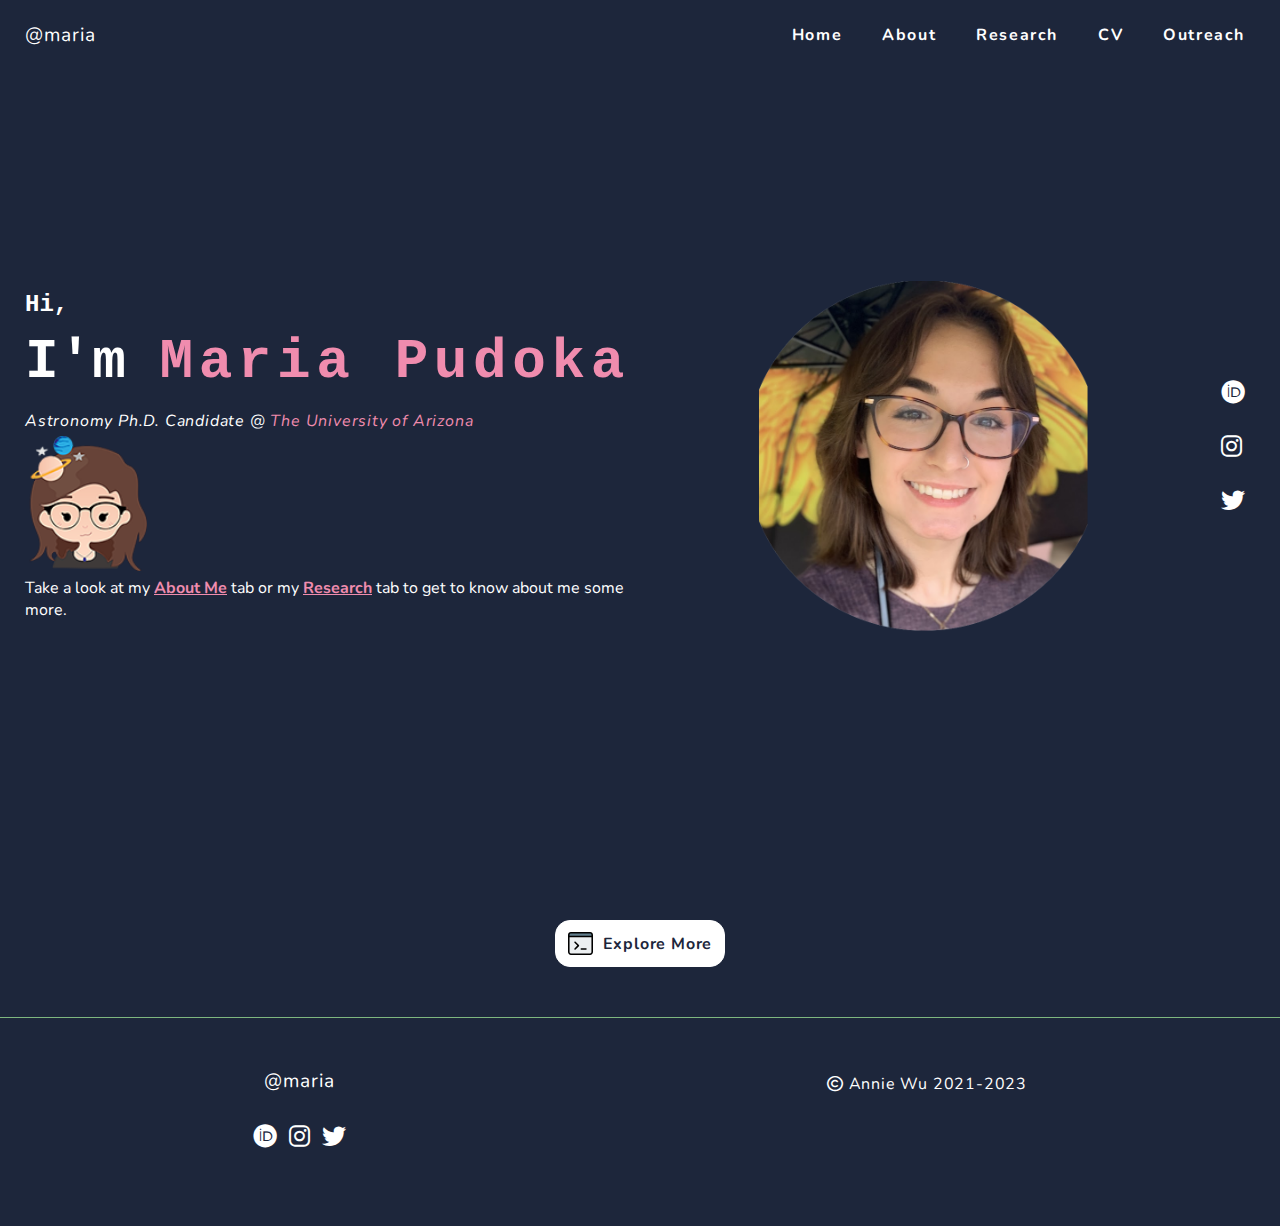
<file: index.html>
<!DOCTYPE html>
<html lang="en">

    <head>
       <title>Maria Pudoka</title>
        
        <!-- app or web page icon -->
	    <link rel="apple-touch-icon" sizes="180x180" href="./img/maria icon 180px.png">
	    <link rel="apple-touch-icon" sizes="120x120" href="./img/maria icon 120px.png">	
        <link rel="icon" type="image/png" sizes="32x32" href="/favicon-32x32.png">
        <link rel="icon" type="image/png" sizes="16x16" href="./img/maria icon 16px.png">
        <link rel="manifest" href="/site.webmanifest">

        <meta charset="UTF-8">
        <meta name="description" content="Hi! I'm Maria."/>
        
        
        <!-- Facebook Link Settings -->
        <meta property="og:title" content="Maria Pudoka" />
        <meta property="og:description" content="Hi! I'm Maria."/>  
        <meta property="og:type" content="website" />
        <meta property="og:url" content="https://pudokam.github.io/index" />
        <meta property="og:locale" content="en_US" />
        <meta property="og:image" content="https://pudokam.github.io/img/me-smiling.png"/>

	<!-- Twitter Link Settings -->
        <meta name="twitter:card" content="summary_large_image">
        <meta name="twitter:title" content="Maria Pudoka">
        <meta name="twitter:description" content="Hi! I'm Maria." content="https://pudokam.github.io/img/me-smiling.png">
        <meta name="twitter:site" content="@astroPudoka">


	<!-- window on screen that website fills -->
        <meta name="viewport" content="width=device-width, initial-scale=1.0">
        <meta name="copyright" content="Annie Wu">
        
        
	<!-- search engine stuff -->
        <meta name="keywords" content="Maria Pudoka, Maria Pudoka astronomy, python, astronomy, astronomer, phd student, phd, maria pudoka phd, maria pudoka arizona, arizona, steward, maria pudoka steward, maria pudoka research, research, quasar, high redshift quasar, overdensity, maria pudoka publications,maria pudoka outreach, outreach, awow,advocates for women of the world, mount leadership society, polaris mentorship program, maria pudoka mentorship">
        <meta name="robots" content="all" />
        
        <!-- outside style sheets-->
	<link rel="canonical"  href="https://pudokam.github.io/" />
        <link rel="preconnect" href="https://fonts.googleapis.com">
        <link rel="preconnect" href="https://fonts.gstatic.com" crossorigin>
        <link rel="stylesheet" href="https://fonts.googleapis.com/css?family=Nunito" >
        <link rel="stylesheet" href="https://cdnjs.cloudflare.com/ajax/libs/font-awesome/6.2.1/css/all.min.css" />
        
	<!-- local style sheets -->
        <link rel="stylesheet" href="./css/main.css" type="text/css">
        <link rel="stylesheet" href="./css/header.css" type="text/css">
        <link rel="stylesheet" href="./css/home.css" type="text/css">        
        <link rel="stylesheet" href="./css/projects.css" type="text/css">
        <link rel="stylesheet" href="./css/papers.css" type="text/css">
        <link rel="stylesheet" href="./css/footer.css" type="text/css">

    </head>

    <body>
        <header class="header">
            <a href="/" class="header-logo">@maria</a>
            <nav class="nav">
                <div class="toggle"><i class="fas fa-bars"></i></div>
                <ul class="nav-menu">
                    <li class="nav-item"><a href="/">Home</a></li>
                    <li class="nav-item"><a href="/about">About</a></li>
                    <li class="nav-item"><a href="/research">Research</a></li>
                    <li class="nav-item"><a href="/Pudoka_CV.pdf" target="_blank" rel="noopener noreferrer">CV</a></li>
                    <li class="nav-item"><a href="/outreach">Outreach</a></li>
                </ul>
            </nav>
        </header>

        <main class="main-container home-section">
            <section id="home">
                <div class="landing-page-details">
                    <h1 class="small-title">Hi,</h1>
                    <h2 class="big-title">I'm <span class="my-name pink">Maria Pudoka</span></h2>
                    <h3 class="medium-title"><em>Astronomy Ph.D. Candidate @ <a class="pink"
                                href="https://www.as.arizona.edu/">The University of Arizona</a></em></h3>


                    <div class="timgcontainer">
                        <img src="./img/maria icon 120px.png" alt="me icon" width="20%">
                        <p>
                            Take a look at my <a class="hyperlink" href="/about">About Me</a> tab or my <a class="hyperlink" href="/research">Research</a> tab to get to know about me some more.
                         </p>
                    </div>            
                    
                    <!-- <div class="cta-container email-container">
                        <a href="mailto:anniewu2303@gmail.com" class="cta email-button">
                            <img src="./img/email.svg" alt="Email Icon">
                            <span>Say Hello</span>
                        </a>
                    </div> -->
                </div>
                <div class="art-me">
                    <img src="./img/me-smiling.png"
                        alt="Pic of me in front of a yellow umbrella smiling.">
                </div>
                <div class="landing-page-socials">
                    <ul>
                        <li class="social-link">
                                <a href="https://orcid.org/0000-0003-4924-5941" aria-label="ORCiD"
                                    target="_blank">
                                    <i class="fa-brands fa-orcid"></i>
                                </a>
                            </li>
                            <li class="social-link">
                                <a href="https://instagram.com/maria.p.anne" aria-label="Instagram"
                                    target="_blank">
                                    <i class="fa-brands fa-instagram"></i>
                                </a>
                            </li>
                            <li class="social-link">
                                <a href="https://twitter.com/astroPudoka" aria-label="Instagram"
                                    target="_blank">
                                    <i class="fa-brands fa-twitter"></i>
                                </a>
                            </li>
                    </ul>
                </div>
            </section>

            <div class="cta-container">
                <a href="/research" class="cta">
                    <img src="./img/coding.svg" alt="Code Icon">
                    <span>Explore More</span>
                </a>
            </div>
        </main>

        <footer class="footer-container">
            <div class="footer">
                <div class="footer-column">
                    <a href="/" class="footer-logo">@maria</a>
                    <div class="socials">
                        <ul>
                            
                            <li class="social-link">
                                <a href="https://orcid.org/0000-0003-4924-5941" aria-label="ORCiD"
                                    target="_blank">
                                    <i class="fa-brands fa-orcid"></i>
                                </a>
                            </li>
                            <li class="social-link">
                                <a href="https://instagram.com/maria.p.anne" aria-label="Instagram"
                                    target="_blank">
                                    <i class="fa-brands fa-instagram"></i>
                                </a>
                            </li>
                            <li class="social-link">
                                <a href="https://twitter.com/astroPudoka" aria-label="Instagram"
                                    target="_blank">
                                    <i class="fa-brands fa-twitter"></i>
                                </a>
                            </li>
                        </ul>
                    </div>
                    
                </div>
                <div class="footer-column">
                    <span class="copyright"><i class="fa-regular fa-copyright"></i> Annie Wu
                        2021-2023</span>
                </div>
            </div>
        </footer>

        <script src="./js/main.js"></script>
    </body>

</html>
</file>
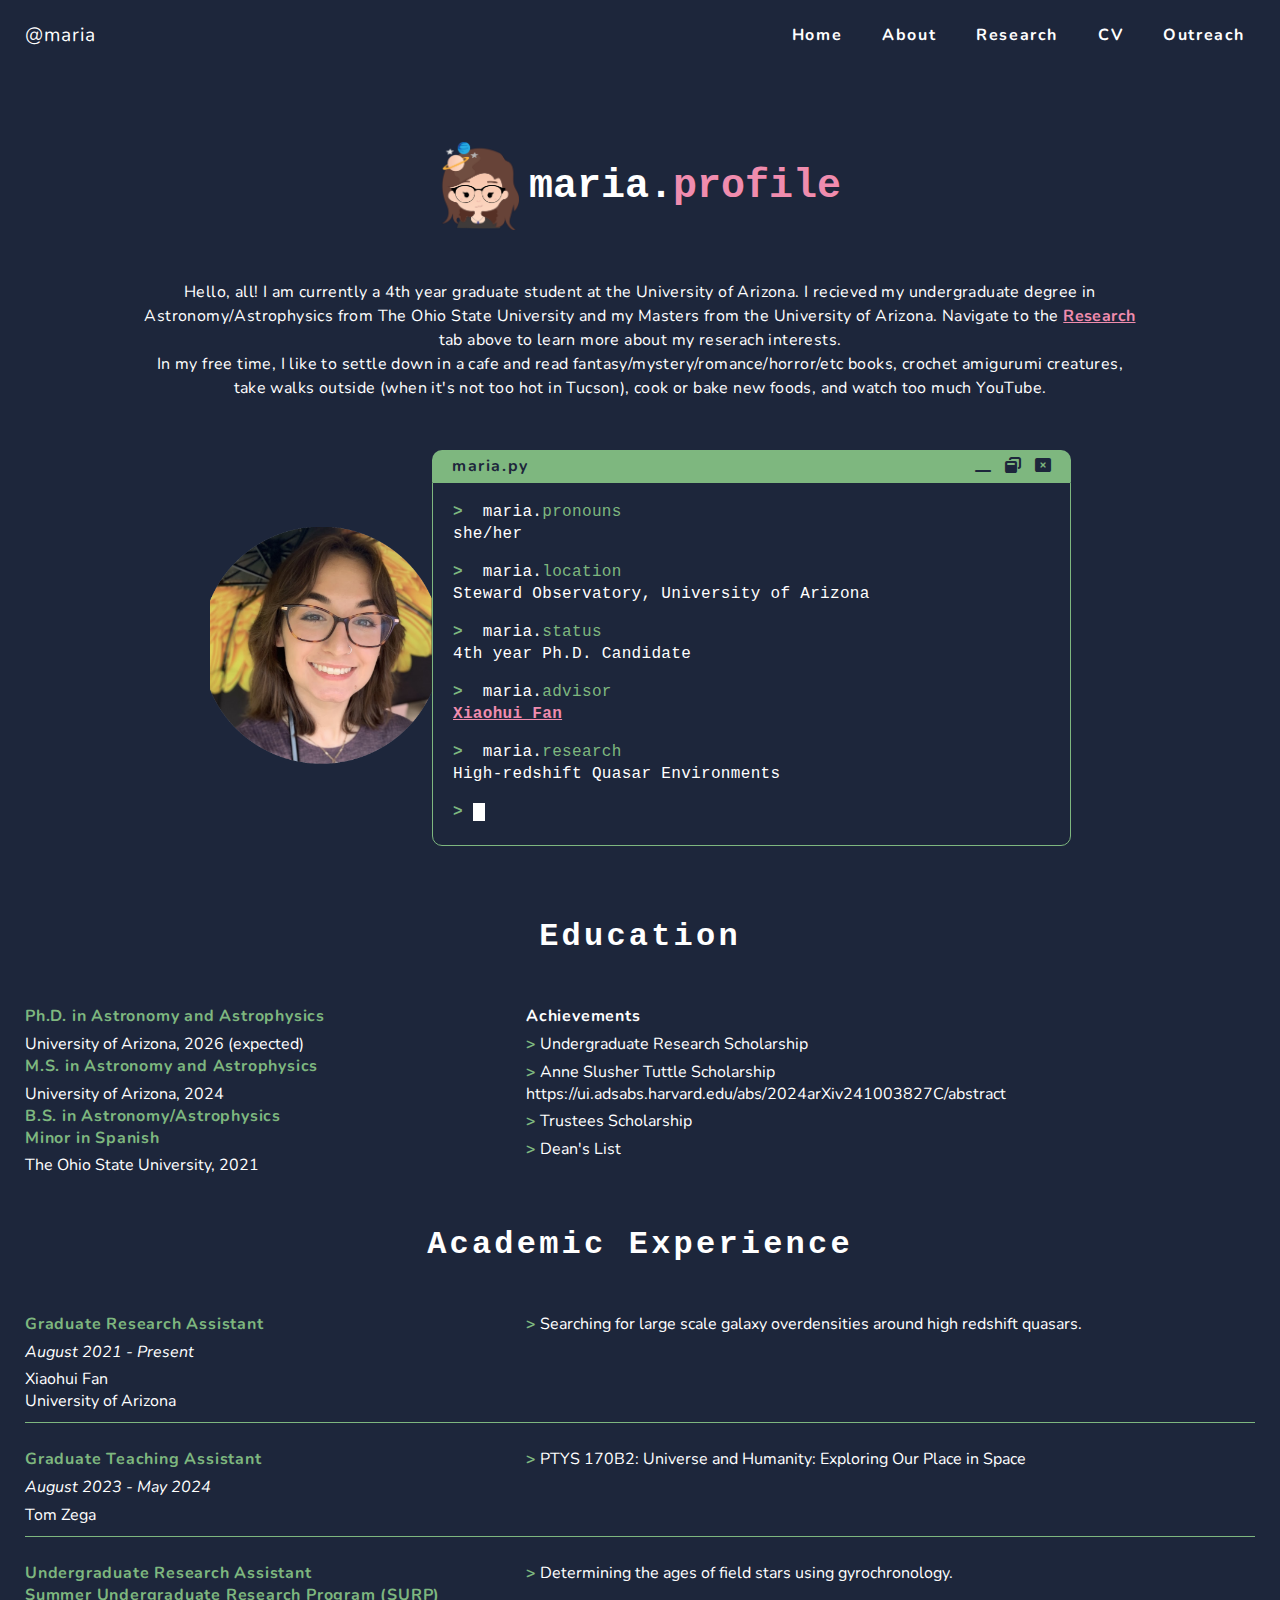
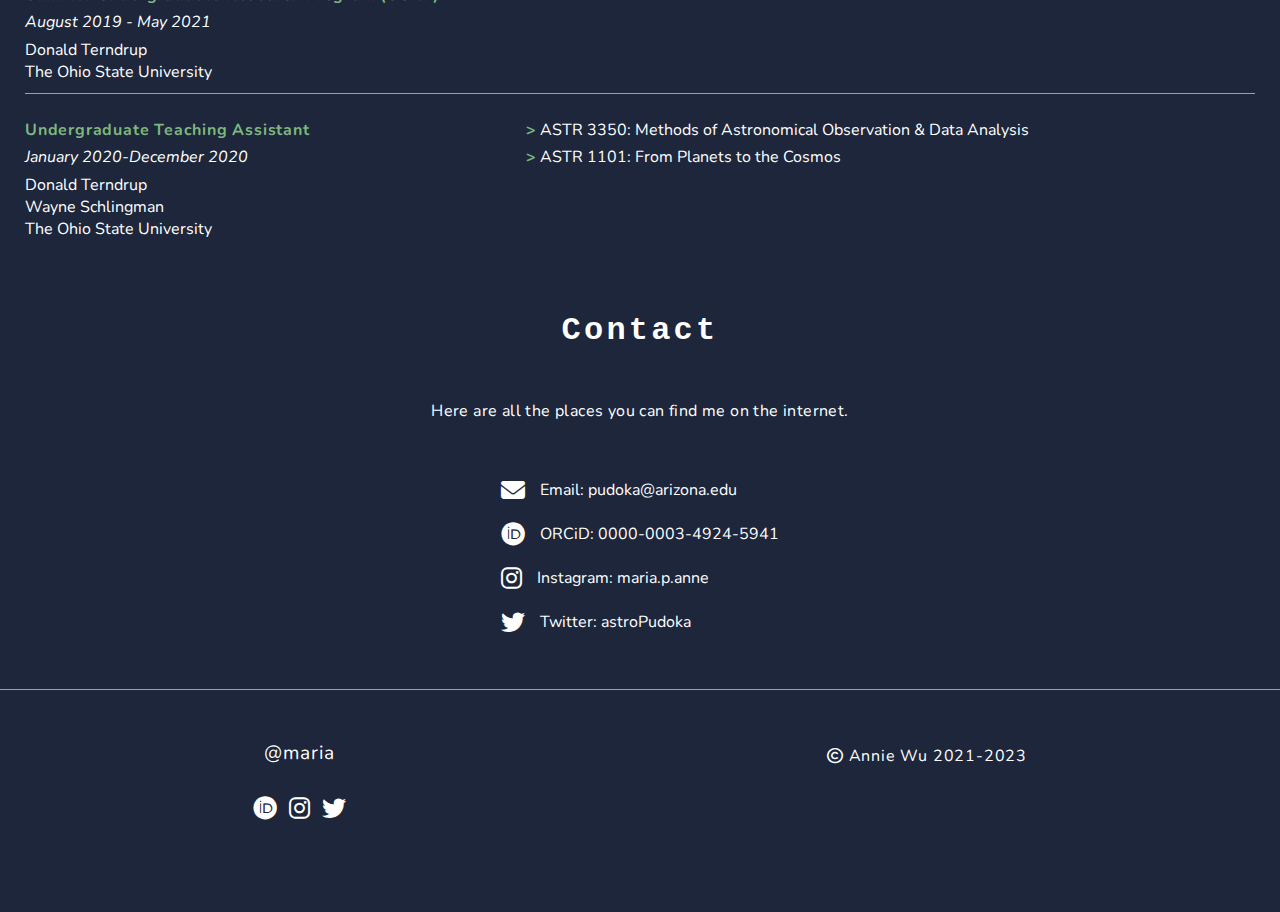
<file: about.html>
<!DOCTYPE html>
<html lang="en">

    <head>
    	<style>
    		hr {
		width: 100%;
		height: 1px;
		margin-right: auto;
		margin-left: auto;
		margin-top: 10px;
		margin-bottom: 10px;
		background-color:#7EB77F;
		border: 0px solid #7EB77F;
		}

	</style>
    	
    	
    	
        <title>About ~ Maria Pudoka</title>
        
        <!-- app or web page icon -->
	    <link rel="apple-touch-icon" sizes="180x180" href="./img/maria icon 180px.png">
	    <link rel="apple-touch-icon" sizes="120x120" href="./img/maria icon 120px.png">	
        <link rel="icon" type="image/png" sizes="32x32" href="/favicon-32x32.png">
        <link rel="icon" type="image/png" sizes="16x16" href="./img/maria icon 16px.png">
        <link rel="manifest" href="/site.webmanifest">

        <meta charset="UTF-8">
        <meta name="description" content="Hi! I'm Maria.  Get to know a little about me."/>
        
        
        <!-- Facebook Link Settings -->
        <meta property="og:title" content="About ~ Maria Pudoka" />
        <meta property="og:description" content="Hi! I'm Maria.  Get to know a little about me."/>  
        <meta property="og:type" content="website" />
        <meta property="og:url" content="https://pudokam.github.io/about" />
        <meta property="og:locale" content="en_US" />
        <meta property="og:image" content="https://pudokam.github.io/img/me-smiling.png"/>

	<!-- Twitter Link Settings -->
        <meta name="twitter:card" content="summary_large_image">
        <meta name="twitter:title" content="About ~ Maria Pudoka">
        <meta name="twitter:description" content="Hi! I'm Maria.  Get to know a little about me..">
        <meta name="twitter:image" content="https://pudokam.github.io/img/me-smiling.png">
        <meta name="twitter:site" content="@astroPudoka">


	<!-- window on screen that website fills -->
        <meta name="viewport" content="width=device-width, initial-scale=1.0">
        <meta name="copyright" content="Annie Wu">
        
        
	<!-- search engine stuff -->
        <meta name="keywords" content="Maria Pudoka, Maria Pudoka astronomy, python, astronomy, astronomer, phd student, phd, maria pudoka phd, maria pudoka arizona, arizona, steward, maria pudoka steward, maria pudoka about, research, quasar, high redshift quasar, overdensity, maria pudoka publications">
        <meta name="robots" content="all" />
        
        <!-- outside style sheets-->
	    <link rel="canonical"  href="https://pudokam.github.io/about" />
        <link rel="preconnect" href="https://fonts.googleapis.com">
        <link rel="preconnect" href="https://fonts.gstatic.com" crossorigin>
        <link rel="stylesheet" href="https://fonts.googleapis.com/css?family=Nunito" >
        <link rel="stylesheet" href="https://cdnjs.cloudflare.com/ajax/libs/font-awesome/6.2.1/css/all.min.css" />
        
	<!-- local style sheets -->
        <link rel="stylesheet" href="./css/main.css" type="text/css">
        <link rel="stylesheet" href="./css/header.css" type="text/css">
        <link rel="stylesheet" href="./css/about.css" type="text/css">
        <link rel="stylesheet" href="./css/footer.css" type="text/css">

    </head>

    <body>
        <header class="header">
            <a href="/" class="header-logo">@maria</a>
            <nav class="nav">
                <div class="toggle"><i class="fas fa-bars"></i></div>
                <ul class="nav-menu">
                    <li class="nav-item"><a href="/">Home</a></li>
                    <li class="nav-item"><a href="/about">About</a></li>
                    <li class="nav-item"><a href="/research">Research</a></li>
                    <li class="nav-item"><a href="/Pudoka_CV.pdf" target="_blank" rel="noopener noreferrer">CV</a></li>
                    <li class="nav-item"><a href="/outreach">Outreach</a></li>
                </ul>
            </nav>
        </header>

        <main class="main-container about-section">
            <section id="profile">
                <div class="page-title-about">
                    <img src="./img/maria icon 750px.png" alt="me Icon">
                    <h2>maria.<span class="pink">profile</span></h2>
                </div>
                <p class="section-description">
                    Hello, all! I am currently a 4th year graduate student at the University of Arizona.  I recieved my undergraduate degree in Astronomy/Astrophysics from The Ohio State University and my Masters from the University of Arizona. Navigate to the <a target="_blank" href="/research" class="hyperlink">Research</a> tab above to learn more about my reserach interests. 
                    <br>
                    In my free time, I like to settle down in a cafe and read fantasy/mystery/romance/horror/etc books, crochet amigurumi creatures, take walks outside (when it's not too hot in Tucson), cook or bake new foods, and watch too much YouTube. 
                </p>
                <div class="profile-container">
                    <div class="me-icon-container">
                        <img class="me-icon" src="./img/me-smiling.png"
                            alt="me smiling face"
                            title="">
                    </div>
                    <div class="terminal-container">
                        <div class="terminal-header">
                            <div id="terminal-title">maria.py</div>
                            <div class="right-side-buttons">
                                <i class="fa-solid fa-window-minimize"></i>
                                <i class="fa-solid fa-window-restore"></i>
                                <i class="fa-solid fa-window-close"></i>
                            </div>
                        </div>
                        <div class="terminal-window">
                            <div class="statement">
                                <p class="input">
                                    maria.<span class="green">pronouns</span>
                                </p>
                                <p class="return">
                                    she/her
                                </p>
                            </div>
                            <div class="statement">
                                <p class="input">
                                    maria.<span class="green">location</span>
                                </p>
                                <p class="return">
                                    Steward Observatory, University of Arizona
                                </p>
                            </div>
                            <!-- <div class="statement">
                                <p class="input">
                                    annie.<span class="green">resume</span>
                                </p>
                                <p class="return">
                                    <a href="/Annie-Wu-Resume.pdf" class="hyperlink">anniewu.pdf</a>
                                </p>
                            </div> -->
                            <div class="statement">
                                <p class="input">
                                    maria.<span class="green">status</span>
                                </p>
                                <p class="return">
                                    4th year Ph.D. Candidate
                                </p>
                            </div>
                            <div class="statement">
                                <p class="input">
                                    maria.<span class="green">advisor</span>
                                </p>
                                <p class="return">
                                    <a target="_blank"
                                        href="http://sancerre.as.arizona.edu/~fan/Home/Welcome.html"
                                        class="hyperlink">Xiaohui Fan</a>
                                </p>
                            </div>
                            <div class="statement">
                                <p class="input">
                                    maria.<span class="green">research</span>
                                </p>
                                <p class="return">
                                    High-redshift Quasar Environments
                                </p>
                            </div>
                            <div class="statement">
                                <p class="input bottom"><span></span></p>
                            </div>
                        </div>
                    </div>
                </div>
            </section>
            <section id="education-experience">
                <div id="education" class="education-experience-container">
                    <h3>Education</h3>
                    <div class="education-experience-card">
                        <div class="card-info">
                            <h4 class="green">Ph.D. in Astronomy and Astrophysics</h4>
                            <p>University of Arizona, 2026 (expected)</p>
                            <h4 class="green">M.S. in Astronomy and Astrophysics</h4>
                            <p>University of Arizona, 2024</p>
                            <h4 class="green">B.S. in Astronomy/Astrophysics</h4>
                            <h5 class="green">Minor in Spanish</h5>
                            <p>The Ohio State University, 2021</p>
                        </div>
                        <div class="card-description">
                            <h5>Achievements</h5>
                            <p>Undergraduate Research Scholarship</p>
                            <p>Anne Slusher Tuttle Scholarship</p>
                            https://ui.adsabs.harvard.edu/abs/2024arXiv241003827C/abstract       <p>Trustees Scholarship</p>
                            <p>Dean's List</p>
                        </div>
                    </div>
                </div>
                <div id="experience" class="education-experience-container">
                    <h3>Academic Experience</h3>
                    <div class="education-experience-card">
                        <div class="card-info">
                            <h4 class="green">Graduate Research Assistant</h4>
                            <p class="date">August 2021 - Present</p>
                            <p>Xiaohui Fan <br> University of Arizona</p>
                        </div>
                        <div class="card-description">
                            <p>Searching for large scale galaxy overdensities around high redshift quasars.</p>
                            
                        </div>
                    </div>
                    <hr>
                    <div class="education-experience-card">
                        <div class="card-info">
                            <h4 class="green">Graduate Teaching Assistant</h4>
                            <p class="date">August 2023 - May 2024</p>
                            <p>Tom Zega</p>
                        </div>
                        <div class="card-description">
                            <p>PTYS 170B2: Universe and Humanity: Exploring Our Place in Space
                        </div>
                    </div>
                    <hr>
                    <div class="education-experience-card">
                        <div class="card-info">
                            <h4 class="green">Undergraduate Research Assistant</h4>
                            <h5 class="green">Summer Undergraduate Research Program (SURP)</h5>
                            <p class="date">August 2019 - May 2021</p>
                            <p>Donald Terndrup <br> The Ohio State University</p>
                        </div>
                        <div class="card-description">
                            <p>Determining the ages of field stars using gyrochronology.</p>
                            
                        </div>
                    </div>
                    <hr>
                    <div class="education-experience-card">
                        <div class="card-info">
                            <h4 class="green">Undergraduate Teaching Assistant</h4>
                           
                            <p class="date">January 2020-December 2020</p>
                            <p>Donald Terndrup <br> Wayne Schlingman<br> The Ohio State University</p>
                        </div>
                        <div class="card-description">
                            <p>ASTR 3350: Methods of Astronomical Observation & Data Analysis</p>
                            <p>ASTR 1101: From Planets to the Cosmos </p>
                            
                        </div>
                    </div>
            </section>
            <!-- <section id="tech-stack">
                <h3>Tech Stack</h3>
                <div class="tech-stack-container">
                    <div class="skill">
                        <img src="./img/git.svg" alt="Git Icon"><span>Git</span>
                    </div>
                    <div class="skill">
                        <img src="./img/html5.svg" alt="HTML5 Icon"><span>HTML5</span>
                    </div>
                    <div class="skill">
                        <img src="./img/css3.svg" alt="CSS3 Icon"><span>CSS3</span>
                    </div>
                    <div class="skill">
                        <img src="./img/markdown.svg" alt="Markdown Icon"><span>Markdown</span>
                    </div>
                    <div class="skill">
                        <img src="./img/java.svg" alt="Java Icon"><span>Java</span>
                    </div>
                    <div class="skill">
                        <img src="./img/python.svg" alt="Python Icon"><span>Python</span>
                    </div>
                    <div class="skill">
                        <img src="./img/firebase.svg" alt="Firebase Icon"><span>Firebase</span>
                    </div>
                    <div class="skill">
                        <img src="./img/aws.svg" alt="AWS Icon"><span>AWS EC2</span>
                    </div>
                    <div class="skill">
                        <img src="./img/gcp.svg" alt="GCP Icon"><span>GCP VM</span>
                    </div>
                    <div class="skill">
                        <img src="./img/vscode.svg" alt="VS Code Icon"><span>VS Code</span>
                    </div>
                    <div class="skill">
                        <img src="./img/windows.svg" alt="Windows Icon"><span>Windows OS</span>
                    </div>
                    <div class="skill">
                        <img src="./img/android.svg" alt="Android Icon"><span>Android OS</span>
                    </div>
                    <div class="skill">
                        <img src="./img/ios.svg" alt="iOS Icon"><span>iOS</span>
                    </div>
                    <div class="skill">
                        <img src="./img/computer.svg" alt="Computer Icon"><span>Computer
                            Hardware</span>
                    </div>
                    <div class="skill">
                        <img src="./img/intercom.svg" alt="Intercom Icon"><span>Intercom</span>
                    </div>
                    <div class="skill">
                        <img src="./img/salesforce.svg" alt="Salesforce Icon"><span>Salesforce
                            CRM</span>
                    </div>
                    <div class="skill">
                        <img src="./img/monday.svg" alt="Monday Icon"><span>Monday</span>
                    </div>
                    <div class="skill">
                        <img src="./img/qase.webp" alt="Qase Icon" height="24"><span>Qase</span>
                    </div>
                    <div class="skill">
                        <img src="./img/datadog.svg" alt="DataDog Icon" height="24"><span>DataDog
                            Synthetic Tests</span>
                    </div>
                    <!-- <div class="skill">
                        <img src="./img/.svg" alt=""><span></span>
                    </div> -->
                </div>
            </section> 
            <section id="all-social-media">
                <h3>Contact</h3>
                <p class="section-description">
                    Here are all the places you can find me on the
                    internet.
                </p>
                <div class="social-media-list">
                        <a href="mailto:pudoka@arizona.edu" class="social-media-item">
                        <i class="fa-solid fa-envelope"></i>
                        Email: pudoka@arizona.edu
                    </a>
                    <a href="https://orcid.org/0000-0003-4924-5941" class="social-media-item">
                        <i class="fa-brands fa-orcid"></i>
                        ORCiD: 0000-0003-4924-5941
                    </a>
                    
                    <a href="https://www.instagram.com/maria.p.anne/" class="social-media-item">
                        <i class="fa-brands fa-instagram"></i>
                        Instagram: maria.p.anne
                    </a>
                    <a href="https://twitter.com/astroPudoka" class="social-media-item">
                        <i class="fa-brands fa-twitter"></i>
                        Twitter: astroPudoka
                    </a>
                </div>
            </section>
        </main>

        <footer class="footer-container">
            <div class="footer">
                <div class="footer-column">
                    <a href="/" class="footer-logo">@maria</a>
                    <div class="socials">
                        <ul>
                            
                            <li class="social-link">
                                <a href="https://orcid.org/0000-0003-4924-5941" aria-label="ORCid"
                                    target="_blank">
                                    <i class="fa-brands fa-orcid"></i>
                                </a>
                            </li>
                            <li class="social-link">
                                <a href="https://instagram.com/maria.p.anne" aria-label="Instagram"
                                    target="_blank">
                                    <i class="fa-brands fa-instagram"></i>
                                </a>
                            </li>
                            <li class="social-link">
                                <a href="https://twitter.com/astroPudoka" aria-label="Instagram"
                                    target="_blank">
                                    <i class="fa-brands fa-twitter"></i>
                                </a>
                            </li>
                        </ul>
                    </div>
                    
                </div>
                <div class="footer-column">
                    <span class="copyright"><i class="fa-regular fa-copyright"></i> Annie Wu
                        2021-2023</span>
                </div>
            </div>
        </footer>

        <script src="./js/main.js"></script>
    </body>

</html>
</file>
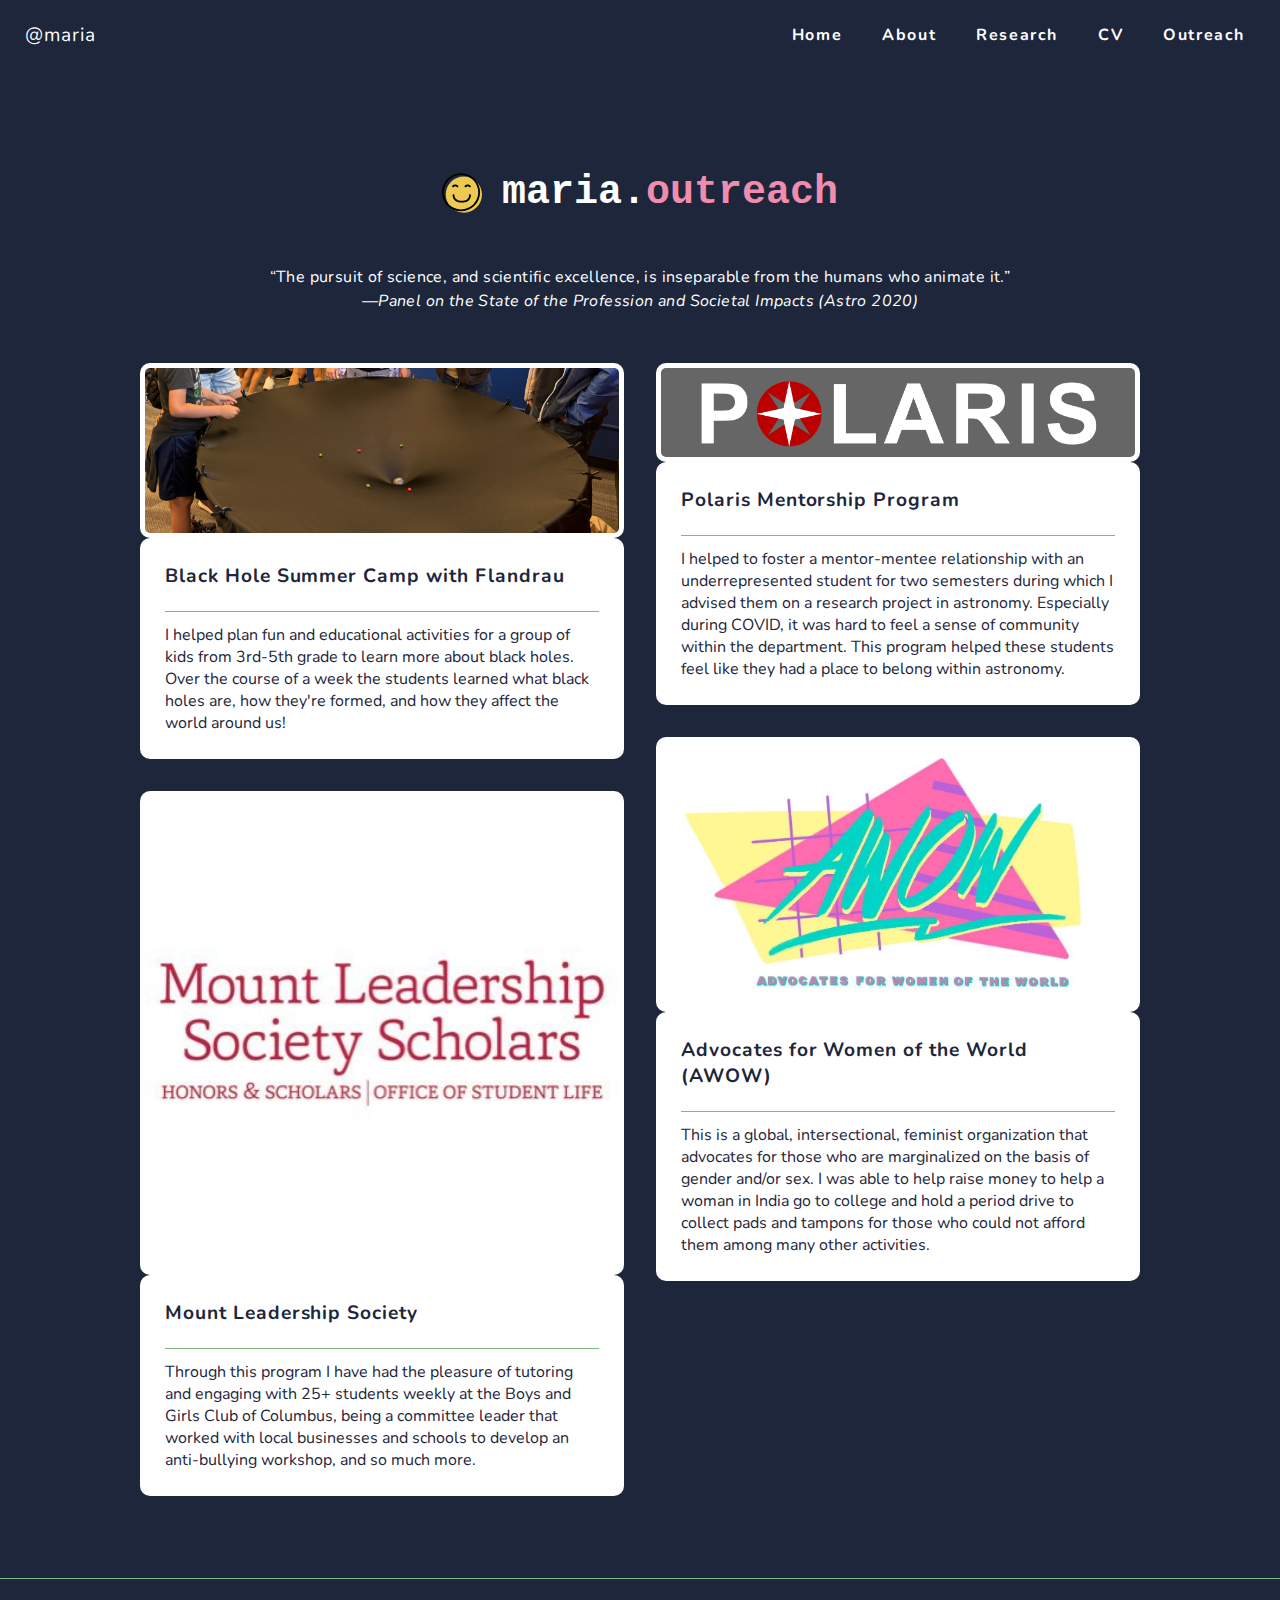
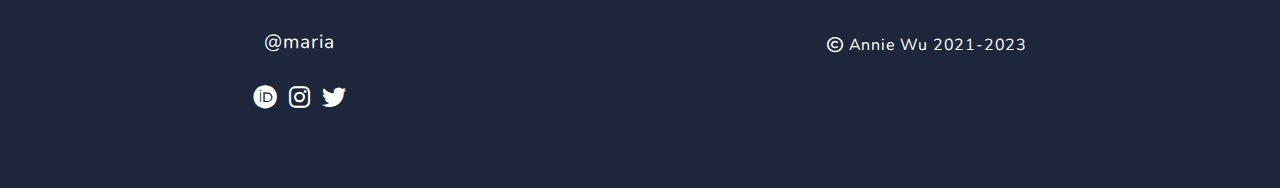
<file: outreach.html>
<!DOCTYPE html>
<html lang="en">

    <head>
        <title>Outreach ~ Maria Pudoka</title>
        
        <!-- app or web page icon -->
	    <link rel="apple-touch-icon" sizes="180x180" href="./img/maria icon 180px.png">
	    <link rel="apple-touch-icon" sizes="120x120" href="./img/maria icon 120px.png">	
        <link rel="icon" type="image/png" sizes="32x32" href="/favicon-32x32.png">
        <link rel="icon" type="image/png" sizes="16x16" href="./img/maria icon 16px.png">
        <link rel="manifest" href="/site.webmanifest">

        <meta charset="UTF-8">
        <meta name="description" content="Here are some outreach endeavours I have participated in."/>
        
        
        <!-- Facebook Link Settings -->
        <meta property="og:title" content="Outreach ~ Maria Pudoka" />
        <meta property="og:description" content="Here are some outreach endeavours I have participated in."/>  
        <meta property="og:type" content="website" />
        <meta property="og:url" content="https://pudokam.github.io/outreach" />
        <meta property="og:locale" content="en_US" />
        <meta property="og:image" content="https://pudokam.github.io/img/research-preview/polarislogo.png"/>

	<!-- Twitter Link Settings -->
        <meta name="twitter:card" content="summary_large_image">
        <meta name="twitter:title" content="Outreach ~ Maria Pudoka">
        <meta name="twitter:description" content="Here are some outreach endeavours I have participated in.">
        <meta name="twitter:image" content="https://pudokam.github.io/img/research-preview/polarislogo.png">
        <meta name="twitter:site" content="@astroPudoka">


	<!-- window on screen that website fills -->
        <meta name="viewport" content="width=device-width, initial-scale=1.0">
        <meta name="copyright" content="Annie Wu">
        
        
	<!-- search engine stuff -->
        <meta name="keywords" content="Maria Pudoka, Maria Pudoka astronomy, python, astronomy, astronomer, phd student, phd, maria pudoka phd, maria pudoka arizona, arizona, steward, maria pudoka steward, maria pudoka outreach, outreach, awow,advocates for women of the world, mount leadership society, polaris mentorship program, maria pudoka mentorship">
        <meta name="robots" content="all" />
        
        <!-- outside style sheets-->
	<link rel="canonical"  href="https://pudokam.github.io/outreach" />
        <link rel="preconnect" href="https://fonts.googleapis.com">
        <link rel="preconnect" href="https://fonts.gstatic.com" crossorigin>
        <link rel="stylesheet" href="https://fonts.googleapis.com/css?family=Nunito" >
        <link rel="stylesheet" href="https://cdnjs.cloudflare.com/ajax/libs/font-awesome/6.2.1/css/all.min.css" />
        
	<!-- local style sheets -->
        <link rel="stylesheet" href="./css/main.css" type="text/css">
        <link rel="stylesheet" href="./css/header.css" type="text/css">
        <link rel="stylesheet" href="./css/projects.css" type="text/css">
        <link rel="stylesheet" href="./css/papers.css" type="text/css">
        <link rel="stylesheet" href="./css/footer.css" type="text/css">


    </head>

    <body>
        <header class="header">
            <a href="/" class="header-logo">@maria</a>
            <nav class="nav">
                <div class="toggle"><i class="fas fa-bars"></i></div>
                <ul class="nav-menu">
                    <li class="nav-item"><a href="/">Home</a></li>
                    <li class="nav-item"><a href="/about">About</a></li>
                    <li class="nav-item"><a href="/research">Research</a></li>
                    <li class="nav-item"><a href="/Pudoka_CV.pdf" target="_blank" rel="noopener noreferrer">CV</a></li>
                    <li class="nav-item"><a href="/outreach">Outreach</a></li>
                </ul>
            </nav>
        </header>

        <main class="main-container project-section">
            <section class="projects">
                <div class="page-title">
                    <img src="./img/smile.svg" alt="smile Icon">
                    <h2>maria.<span class="pink">outreach</span></h2>
                </div>
                
                <p class="section-description">
                 “The pursuit of science, and scientific excellence, is inseparable from the humans who animate it.”<br>
<i>—Panel on the State of the Profession and Societal Impacts (Astro 2020)</i>
                </p>              
                
                <div class="project-cards-container">
                    <div class="card">
                        <img src="./img/research-preview/blackhole_camp.png"
                            alt="Project Preview Screenshot" class="card-preview-img">
                        <div class="card-info">
                            <div class="title-and-links">
                                <span class="project-title">
                                    Black Hole Summer Camp with Flandrau
                                </span>
                                <div class="project-links">
                                   <!-- <a href="https://nunflix-7e5b3.web.app/">
                                        <i class="fas fa-external-link-alt"></i>
                                    </a>-->
                                   
                                </div>
                            </div>
                            <div class="project-skills">
                            </div>
                            <p class="project-description">
                            I helped plan fun and educational activities for a group of kids from 3rd-5th grade to learn more about black holes.  Over the course of a week the students learned what black holes are, how they're formed, and how they affect the world around us! 
                            </p>
                        </div>
                    </div> 
                    
                    
		            <div class="card">
                        <img src="./img/research-preview/mount.jpg"
                            alt="Project Preview Screenshot" class="card-preview-img">
                        <div class="card-info">
                            <div class="title-and-links">
                                <span class="project-title">
		 			Mount Leadership Society
                                </span>
                                <div class="project-links">
                                   <!-- <a href="https://nunflix-6e5b3.web.app/">
                                        <i class="fas fa-external-link-alt"></i>
                                    </a>-->
                                   
                                </div>
                            </div>
                            <div class="project-skills">
                            </div>
                            <p class="project-description">
                              Through this program I have had the pleasure of tutoring and engaging with 25+ students weekly at the Boys and Girls Club of Columbus, being a committee leader that worked with local businesses and schools to develop an anti-bullying workshop, and so much more.  
                            </p>
                        </div>
                    </div>
                    
                    <div class="card">
                        <img src="./img/research-preview/polarislogo.png"
                            alt="Project Preview Screenshot" class="card-preview-img">
                        <div class="card-info">
                            <div class="title-and-links">
                                <span class="project-title">
                                    Polaris Mentorship Program
                                </span>
                                <div class="project-links">
                                   <!-- <a href="https://nunflix-6e5b3.web.app/">
                                        <i class="fas fa-external-link-alt"></i>
                                    </a>-->
                                   
                                </div>
                            </div>
                            <div class="project-skills">
                            </div>
                            <p class="project-description">
I helped to foster a mentor-mentee relationship with an underrepresented student for two semesters during which I advised them on a research project in astronomy.  Especially during COVID, it was hard to feel a sense of community within the department.  This program helped these students feel like they had a place to belong within astronomy.  
                            </p>
                        </div>
                    </div>

                    <div class="card">
                        <img src="./img/research-preview/awow.jpeg"
                            alt="Project Preview Screenshot" class="card-preview-img">
                        <div class="card-info">
                            <div class="title-and-links">
                                <span class="project-title">
                                    Advocates for Women of the World (AWOW)
                                </span>
                                <div class="project-links">
                                    <!--<a href="https://musicplayer.anniew.xyz/">
                                        <i class="fas fa-external-link-alt"></i>
                                    </a>
                                    <a href="https://github.com/anniedotexe/music-player">
                                        <i class="fa-brands fa-github"></i>
                                    </a>-->
                                </div>
                            </div>
                            <div class="project-skills">
                            </div>
                            <p class="project-description">
                               This is a global, intersectional, feminist organization that advocates for those who are marginalized on the basis of gender and/or sex.  I was able to help raise money to help a woman in India go to college and hold a period drive to collect pads and tampons for those who could not afford them among many other activities. </p>
                        </div>
                    </div>
                        



                    <!-- <div class="card">
                        <img src="./img/project-preview/optometrist-preview.png"
                            alt="Project Preview Screenshot" class="card-preview-img">
                        <div class="card-info">
                            <div class="title-and-links">
                                <span class="project-title">
                                    An Optometry Practice Website's Redesign
                                </span>
                                <div class="project-links">
                                    <a href="https://optometrist.anniew.xyz/">
                                        <i class="fas fa-external-link-alt"></i>
                                    </a>
                                    <a
                                        href="https://github.com/anniedotexe/optometrist-website-redesign">
                                        <i class="fa-brands fa-github"></i>
                                    </a>
                                </div>
                            </div>
                            <div class="project-skills">
                                <span>HTML5</span>
                                <span>CSS3</span>
                            </div>
                            <p class="project-description">
                                This is a redesign of my optometrist's website to be responsive and
                                have a modern minimalist
                                design (and look less early 2000's).<br><br>
                                <em>I am not associated with nor speak for this optometry
                                    practice.</em>
                            </p>
                        </div>
                    </div> -->
                </div>
            </section>
        </main>

        <footer class="footer-container">
            <div class="footer">
                <div class="footer-column">
                    <a href="/" class="footer-logo">@maria</a>
                    <div class="socials">
                        <ul>
                            
                            <li class="social-link">
                                <a href="https://orcid.org/0000-0003-4924-5941" aria-label="ORCiD"
                                    target="_blank">
                                    <i class="fa-brands fa-orcid"></i>
                                </a>
                            </li>
                            <li class="social-link">
                                <a href="https://instagram.com/maria.p.anne" aria-label="Instagram"
                                    target="_blank">
                                    <i class="fa-brands fa-instagram"></i>
                                </a>
                            </li>
                            <li class="social-link">
                                <a href="https://twitter.com/astroPudoka" aria-label="Instagram"
                                    target="_blank">
                                    <i class="fa-brands fa-twitter"></i>
                                </a>
                            </li>
                        </ul>
                    </div>
                    
                </div>
                <div class="footer-column">
                    <span class="copyright"><i class="fa-regular fa-copyright"></i> Annie Wu
                        2021-2023</span>
                </div>
            </div>
        </footer>

        <script src="./js/main.js"></script>
    </body>

</html>
</file>
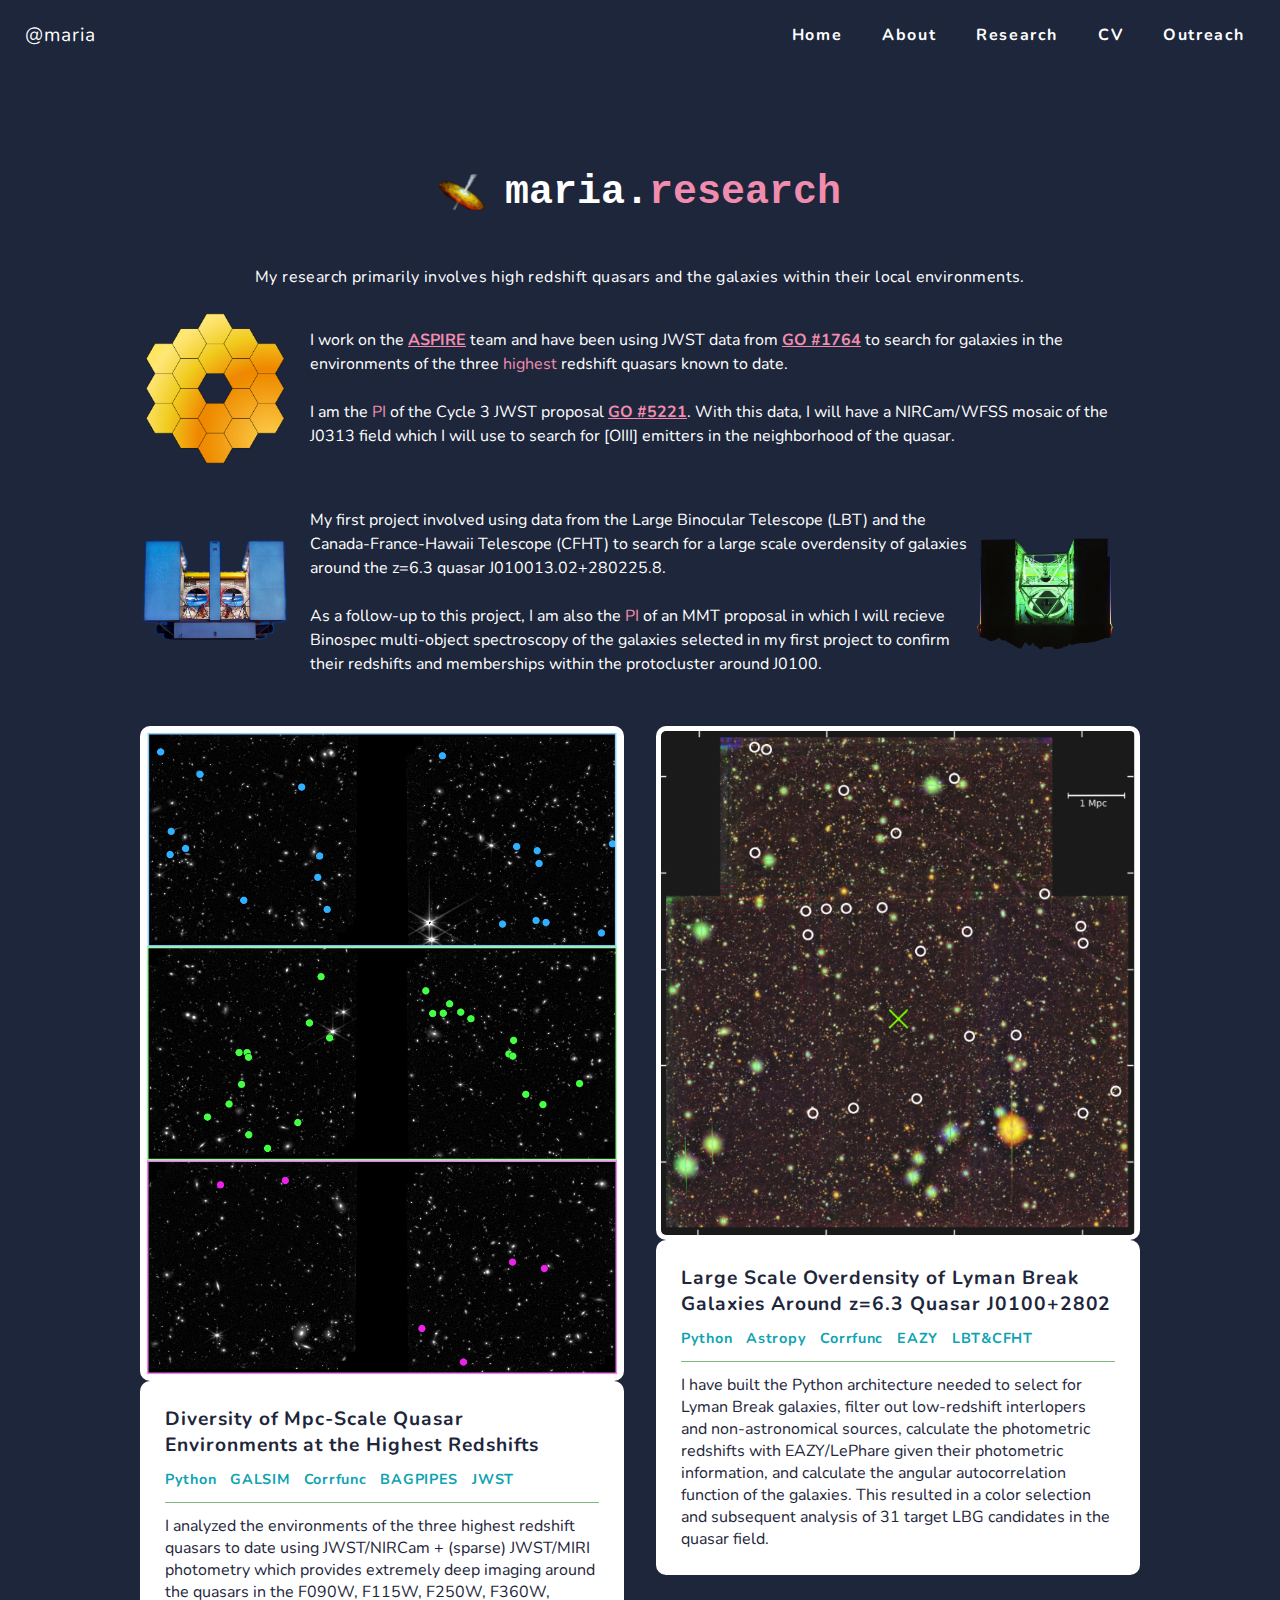
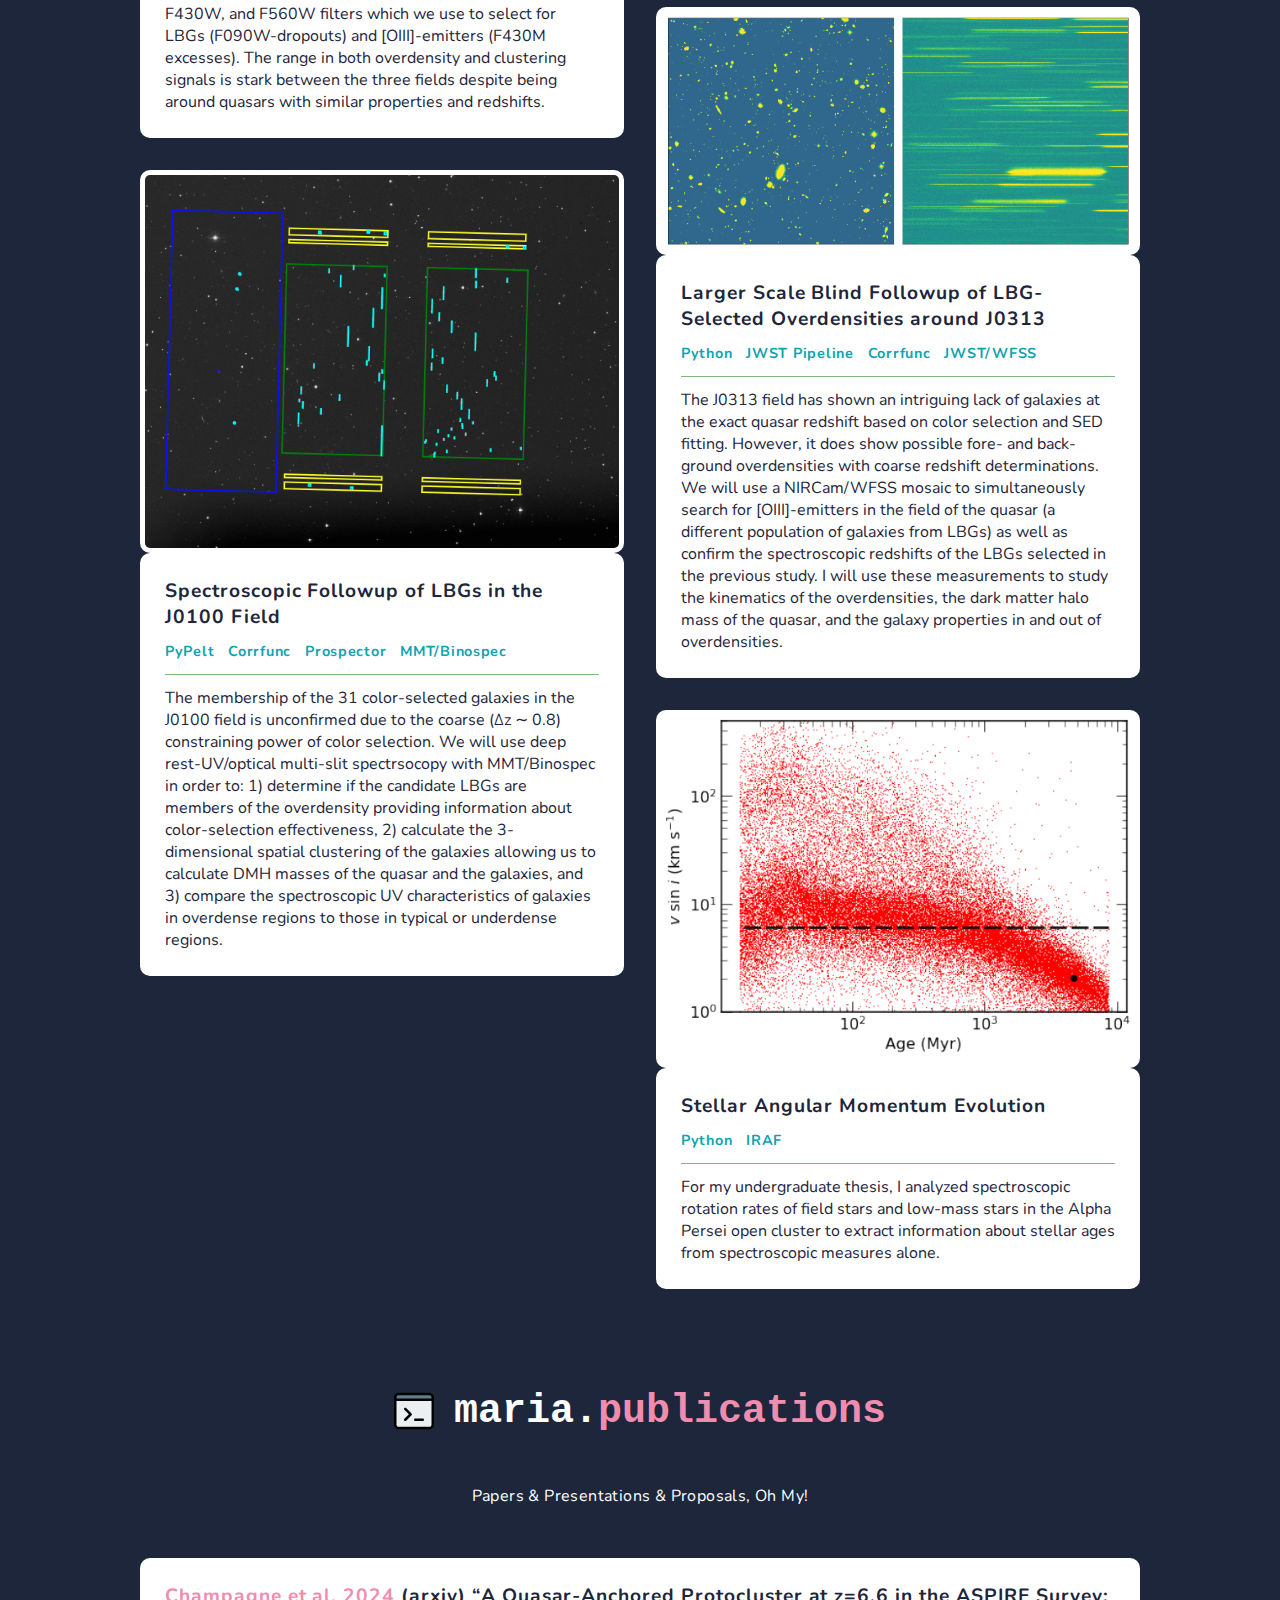
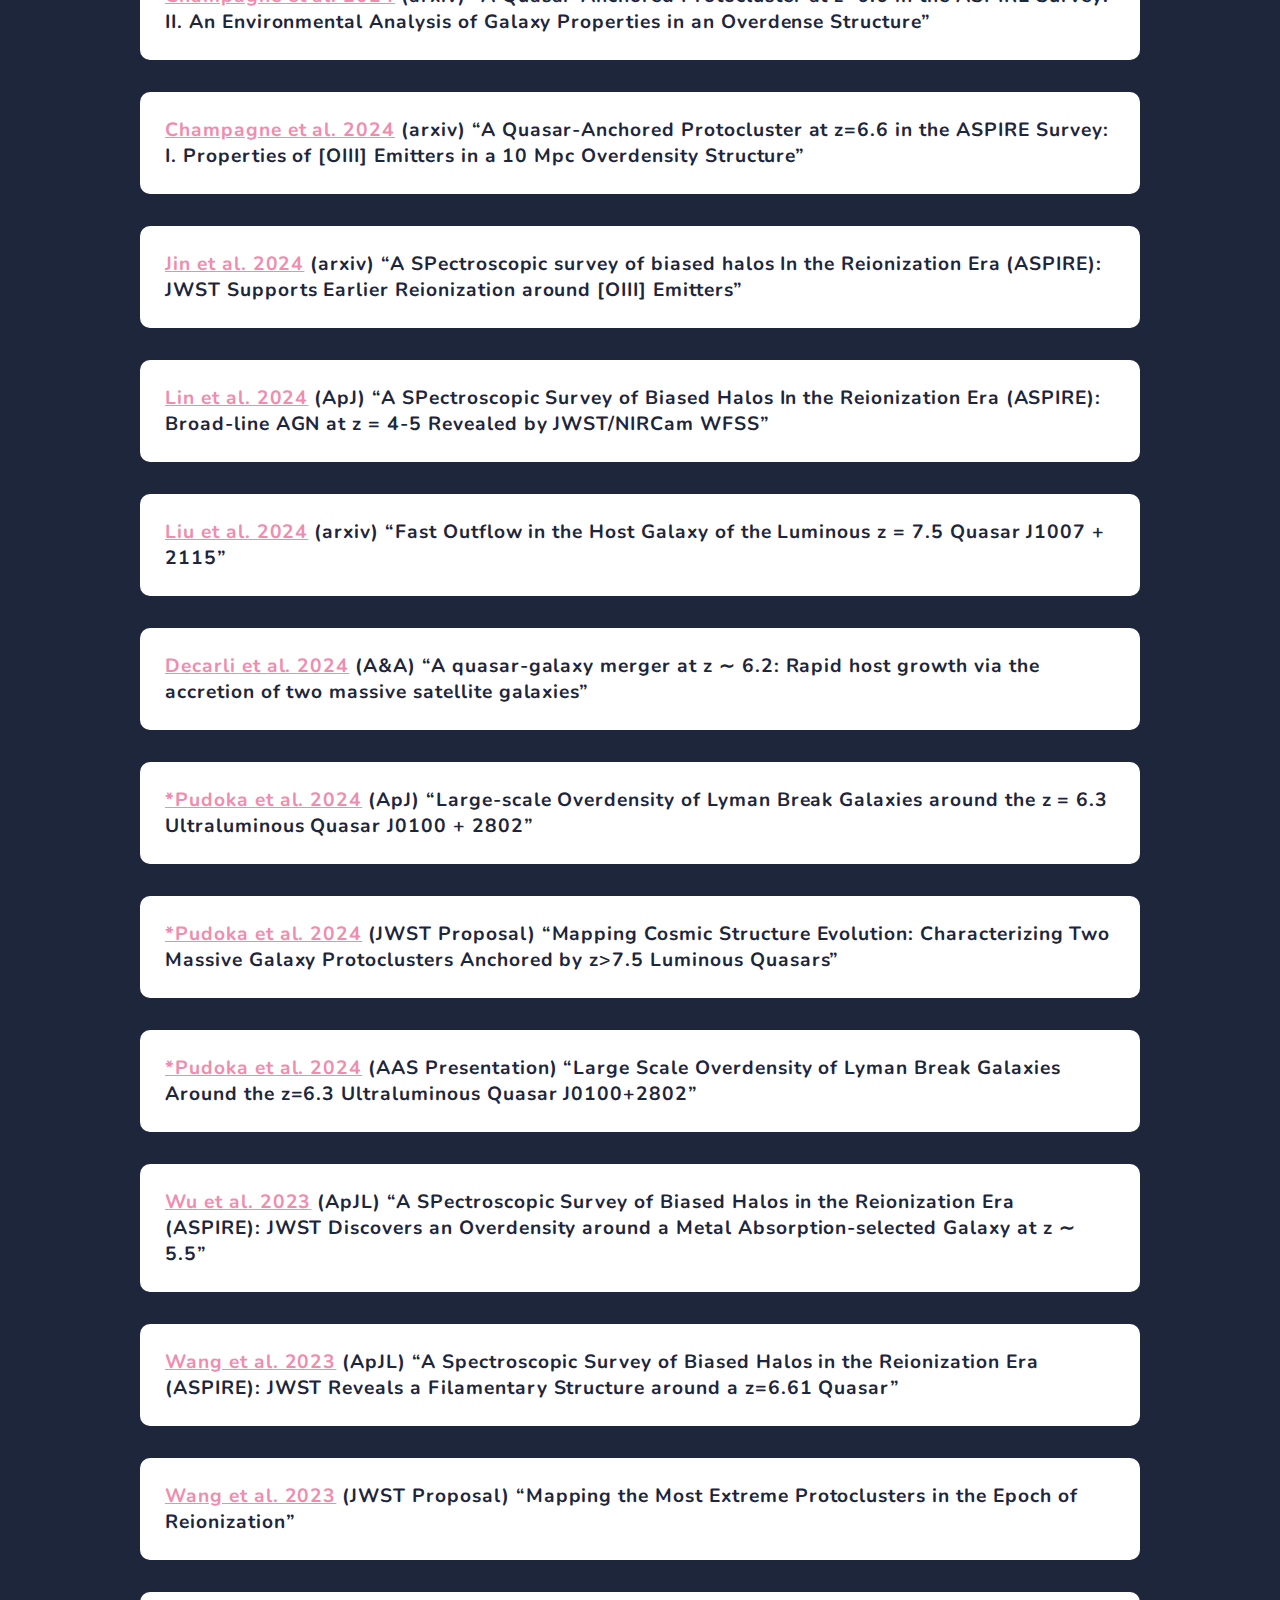
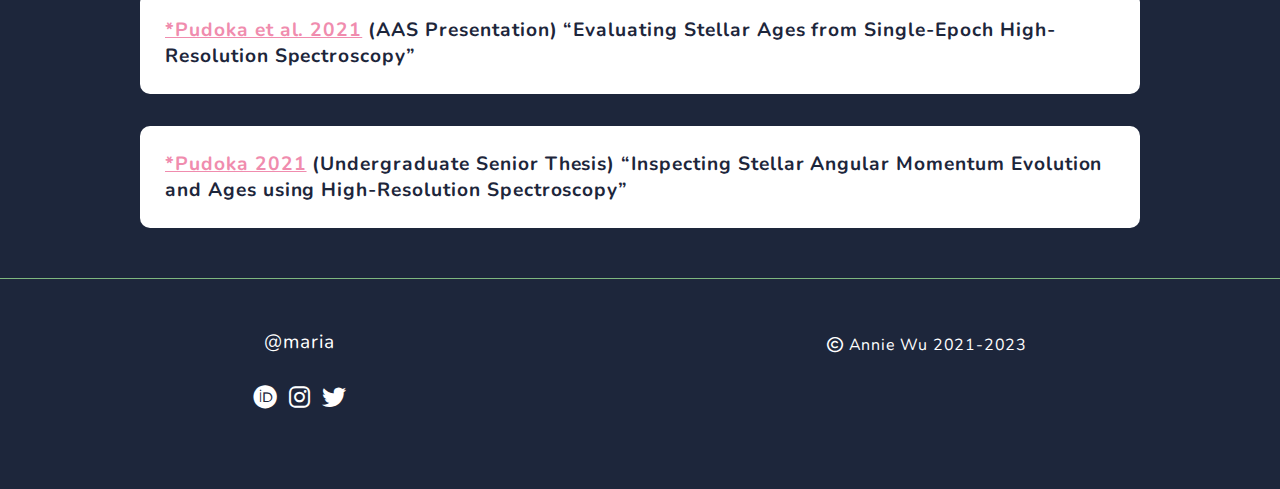
<file: research.html>
<!DOCTYPE html>
<html lang="en">

    <head>
        <title>Research ~ Maria Pudoka</title>
        
        <!-- app or web page icon -->
	    <link rel="apple-touch-icon" sizes="180x180" href="./img/maria icon 180px.png">
	    <link rel="apple-touch-icon" sizes="120x120" href="./img/maria icon 120px.png">	
        <link rel="icon" type="image/png" sizes="32x32" href="/favicon-32x32.png">
        <link rel="icon" type="image/png" sizes="16x16" href="./img/maria icon 16px.png">
        <link rel="manifest" href="/site.webmanifest">

        <meta charset="UTF-8">
        <meta name="description" content="Here is a little bit about my research interests and current/past works."/>
        
        
        <!-- Facebook Link Settings -->
        <meta property="og:title" content="Research ~ Maria Pudoka" />
        <meta property="og:description" content="Here is a little bit about my research interests and current/past works."/>  
        <meta property="og:type" content="website" />
        <meta property="og:url" content="https://pudokam.github.io/research" />
        <meta property="og:locale" content="en_US" />
        <meta property="og:image" content="https://pudokam.github.io/img/research-preview/overdensity.png"/>

	<!-- Twitter Link Settings -->
        <meta name="twitter:card" content="summary_large_image">
        <meta name="twitter:title" content="Research ~ Maria Pudoka">
        <meta name="twitter:description" content="Here is a little bit about my research interests and current/past works.">
        <meta name="twitter:image" content="https://pudokam.github.io/img/research-preview/overdensity.png">
        <meta name="twitter:site" content="@astroPudoka">


	<!-- window on screen that website fills -->
        <meta name="viewport" content="width=device-width, initial-scale=1.0">
        <meta name="copyright" content="Annie Wu">
        
        
	<!-- search engine stuff -->
        <meta name="keywords" content="Maria Pudoka, Maria Pudoka astronomy, python, astronomy, astronomer, phd student, phd, maria pudoka phd, maria pudoka arizona, arizona, steward, maria pudoka steward, maria pudoka research, research, quasar, high redshift quasar, overdensity, maria pudoka publications">
        <meta name="robots" content="all" />
        
        <!-- outside style sheets-->
	<link rel="canonical"  href="https://pudokam.github.io/research" />
        <link rel="preconnect" href="https://fonts.googleapis.com">
        <link rel="preconnect" href="https://fonts.gstatic.com" crossorigin>
        <link rel="stylesheet" href="https://fonts.googleapis.com/css?family=Nunito" >
        <link rel="stylesheet" href="https://cdnjs.cloudflare.com/ajax/libs/font-awesome/6.2.1/css/all.min.css" />
        
	<!-- local style sheets -->
        <link rel="stylesheet" href="./css/main.css" type="text/css">
        <link rel="stylesheet" href="./css/header.css" type="text/css">
        <link rel="stylesheet" href="./css/projects.css" type="text/css">
        <link rel="stylesheet" href="./css/imgtext.css" type="text/css">
        <link rel="stylesheet" href="./css/papers.css" type="text/css">
        <link rel="stylesheet" href="./css/footer.css" type="text/css">

    </head>


    <body>
        <header class="header">
            <a href="/" class="header-logo">@maria</a>
            <nav class="nav">
                <div class="toggle"><i class="fas fa-bars"></i></div>
                <ul class="nav-menu">
                    <li class="nav-item"><a href="/">Home</a></li>
                    <li class="nav-item"><a href="/about">About</a></li>
                    <li class="nav-item"><a href="/research">Research</a></li>
                    <li class="nav-item"><a href="/Pudoka_CV.pdf" target="_blank" rel="noopener noreferrer">CV</a></li>
                    <li class="nav-item"><a href="/outreach">Outreach</a></li>
                </ul>
            </nav>
        </header>

        <main class="main-container project-section">
            <section class="projects">
                <div class="page-title">
                    <img src="./img/quasar_icon.png" alt="quasar Icon">
                    <h2>maria.<span class="pink">research</span></h2>
                </div>
                
                <p class="section-description">
                <b>My research primarily involves high redshift quasars and the galaxies within their local environments.</b>  <br>  <br>
                <div class="timgcontainer">
                    <img src="./img/jwst.png" alt="JWST Mirror">
                    <p>
                I work on the <a class="hyperlink" href="https://aspire-quasar.github.io/">ASPIRE</a> team and have been using JWST data from <a class="hyperlink" href="https://www.stsci.edu/jwst/science-execution/program-information?id=1764">GO #1764</a> to search for galaxies in the environments of the three <span class="pink">highest</span> redshift quasars known to date.  <br><br>

                I am the <span class="pink">PI</span> of the Cycle 3 JWST proposal <a class="hyperlink" href="https://www.stsci.edu/jwst/science-execution/program-information?id=5221">GO #5221</a>.  With this data, I will have a NIRCam/WFSS mosaic of the J0313 field which I will use to search for [OIII] emitters in the neighborhood of the quasar.
                    </p>
                </div>
                <br> <br>

                <div class="timgcontainer">
                    <img src="./img/lbt.png" alt="LBT Mirror">
                    <p>
                        My first project involved using data from the Large Binocular Telescope (LBT) and the Canada-France-Hawaii Telescope (CFHT) to search for a large scale overdensity of galaxies around the z=6.3 quasar J010013.02+280225.8. 
                        <br> <br>
                        As a follow-up to this project, I am also the <span class="pink">PI</span> of an MMT proposal in which I will recieve Binospec multi-object spectroscopy of the galaxies selected in my first project to confirm their redshifts and memberships within the protocluster around J0100.
                    </p>
                    <img src="./img/mmt.png" alt="MMT mirror">
                </div>
            
            
                
                </p>
                    
                    <!-- For quasars at z <span>&#8805;</span> 6 to be powered by such massive black holes, many cosmological simulations indicate that they must have formed in the most massive dark matter halos.  This quasar is the most massive quasar known at z <span>&#8805;</span> 6, suggesting a high likelihood of residing in a massive dark matter halo and therefore, hosting a galaxy overdensity in the region. -->
             
                
                
                <div class="project-cards-container">
                    <div class="card">
                        <img src="./img/research-preview/3fields_bold.png"
                            alt="Project Preview Screenshot" class="card-preview-img">
                        <div class="card-info">
                            <div class="title-and-links">
                                <span class="project-title">
                                    Diversity of Mpc-Scale Quasar Environments at the Highest Redshifts
                                </span>
                                <div class="project-links">
                                   <!-- <a href="https://nunflix-6e5b3.web.app/">
                                        <i class="fas fa-external-link-alt"></i>
                                    </a>-->
                                   
                                </div>
                            </div>
                            <div class="project-skills">
                                <span>Python</span>
                                <span>GALSIM</span>
                                <span>Corrfunc</span>
                                <span>BAGPIPES</span>
                                <span>JWST</span>
                            </div>
                            <p class="project-description">
                                I analyzed the environments of the three highest redshift quasars to date using JWST/NIRCam + (sparse) JWST/MIRI photometry which provides extremely deep imaging around the quasars in the F090W, F115W, F250W, F360W, F430W, and F560W filters which we use to select for LBGs (F090W-dropouts) and [OIII]-emitters (F430M excesses).  The range in both overdensity and clustering signals is stark between the three fields despite being around quasars with similar properties and redshifts. 
                            </p>
                        </div>
                    </div>


                    <div class="card">
                        <img src="./img/research-preview/maskimage_mask_1_iter_5.png"
                            alt="Project Preview Screenshot" class="card-preview-img">
                        <div class="card-info">
                            <div class="title-and-links">
                                <span class="project-title">
                                    Spectroscopic Followup of LBGs in the J0100 Field
                                </span>
                                <div class="project-links">
                                   <!-- <a href="https://nunflix-6e5b3.web.app/">
                                        <i class="fas fa-external-link-alt"></i>
                                    </a>-->
                                   
                                </div>
                            </div>
                            <div class="project-skills">
                                <span>PyPelt</span>
                                <span>Corrfunc</span>
                                <span>Prospector</span>
                                <span>MMT/Binospec</span>
                            </div>
                            <p class="project-description">
                                The membership of the 31 color-selected galaxies in the J0100 field is unconfirmed due to the coarse (∆z ∼ 0.8) constraining
                                power of color selection. We will use deep rest-UV/optical multi-slit spectrsocopy with
                                MMT/Binospec in order to: 1) determine if the candidate LBGs are members of the overdensity providing information about color-selection effectiveness, 
                                2) calculate the 3-dimensional spatial clustering of the galaxies allowing us to calculate DMH masses of
                                the quasar and the galaxies, and 3) compare the spectroscopic UV characteristics of
                                galaxies in overdense regions to those in typical or underdense regions.                            </p>
                        </div>
                    </div>


                    <div class="card">
                        <img src="./img/research-preview/overdensity.png"
                            alt="Project Preview Screenshot" class="card-preview-img">
                        <div class="card-info">
                            <div class="title-and-links">
                                <span class="project-title">
                                    Large Scale Overdensity of Lyman Break Galaxies Around z=6.3 Quasar J0100+2802
                                </span>
                                <div class="project-links">
                                   <!-- <a href="https://nunflix-6e5b3.web.app/">
                                        <i class="fas fa-external-link-alt"></i>
                                    </a>-->
                                   
                                </div>
                            </div>
                            <div class="project-skills">
                                <span>Python</span>
                                <span>Astropy</span>
                                <span>Corrfunc</span>
                                <span>EAZY</span>
                                <span>LBT&CFHT</span>
                            </div>
                            <p class="project-description">
                              I have built the Python architecture needed to select for Lyman Break galaxies, filter out low-redshift interlopers and non-astronomical sources, calculate the photometric redshifts with EAZY/LePhare given their photometric information, and calculate the angular autocorrelation function of the galaxies.  This resulted in a color selection and subsequent analysis of 31 target LBG candidates in the quasar field. 
                            </p>
                        </div>
                    </div>


                    <div class="card">
                        <img src="./img/research-preview/wfss_ex.png"
                            alt="Project Preview Screenshot" class="card-preview-img">
                        <div class="card-info">
                            <div class="title-and-links">
                                <span class="project-title">
                                    Larger Scale Blind Followup of LBG-Selected Overdensities around J0313
                                </span>
                                <div class="project-links">
                                   <!-- <a href="https://nunflix-6e5b3.web.app/">
                                        <i class="fas fa-external-link-alt"></i>
                                    </a>-->
                                   
                                </div>
                            </div>
                            <div class="project-skills">
                                <span>Python</span>
                                <span>JWST Pipeline</span>
                                <span>Corrfunc</span>
                                <span>JWST/WFSS</span>
                            </div>
                            <p class="project-description">
                                The J0313 field has shown an intriguing lack of galaxies at the exact quasar redshift based on color selection and SED fitting. However, it does show possible fore- and back-ground overdensities with coarse redshift determinations.  We will use a NIRCam/WFSS mosaic to simultaneously search for [OIII]-emitters in the field of the quasar (a different population of galaxies from LBGs) as well as confirm the spectroscopic redshifts of the LBGs selected in the previous study.  I will use these measurements to study the kinematics of the overdensities, the dark matter halo mass of the quasar, and the galaxy properties in and out of overdensities.                        </p>
                        </div>
                    </div>
                    
                    
		<div class="card">
                        <img src="./img/research-preview/vsini.png"
                            alt="Project Preview Screenshot" class="card-preview-img">
                        <div class="card-info">
                            <div class="title-and-links">
                                <span class="project-title">
                                    Stellar Angular Momentum Evolution
                                </span>
                                <div class="project-links">
                                   <!-- <a href="https://nunflix-6e5b3.web.app/">
                                        <i class="fas fa-external-link-alt"></i>
                                    </a>-->
                                   
                                </div>
                            </div>
                            <div class="project-skills">
                                <span>Python</span>
                                <span>IRAF</span>
                            </div>
                            <p class="project-description">
                              For my undergraduate thesis, I analyzed spectroscopic rotation rates of field stars and low-mass stars in the Alpha Persei open cluster to
extract information about stellar ages from spectroscopic measures alone.
                            </p>
                        </div>
                    </div>


                    <!-- <div class="card">
                        <img src="./img/project-preview/optometrist-preview.png"
                            alt="Project Preview Screenshot" class="card-preview-img">
                        <div class="card-info">
                            <div class="title-and-links">
                                <span class="project-title">
                                    An Optometry Practice Website's Redesign
                                </span>
                                <div class="project-links">
                                    <a href="https://optometrist.anniew.xyz/">
                                        <i class="fas fa-external-link-alt"></i>
                                    </a>
                                    <a
                                        href="https://github.com/anniedotexe/optometrist-website-redesign">
                                        <i class="fa-brands fa-github"></i>
                                    </a>
                                </div>
                            </div>
                            <div class="project-skills">
                                <span>HTML5</span>
                                <span>CSS3</span>
                            </div>
                            <p class="project-description">
                                This is a redesign of my optometrist's website to be responsive and
                                have a modern minimalist
                                design (and look less early 2000's).<br><br>
                                <em>I am not associated with nor speak for this optometry
                                    practice.</em>
                            </p>
                        </div>
                    </div> -->
                </div>
            </section>
      
      
      
      
      
      
<!--  TEST SECTION FOR PAPERS -->  
            <section class="papers">
                <div class="page-title">
                    <img src="./img/coding.svg" alt="Code Icon">
                    <h2>maria.<span class="pink">publications</span></h2>
                </div>
  <p class="section-description">  Papers & Presentations & Proposals, Oh My! </p>
  


  
                <div class="paper-cards-container">
                    <div class="card">
                        <div class="card-info">
                            <span class="project-title">
                                <a class="hyperlink" href="https://ui.adsabs.harvard.edu/abs/2024arXiv241003827C/abstract">Champagne et al. 2024</a> (arxiv) “A Quasar-Anchored Protocluster at z=6.6 in the ASPIRE Survey: II. An Environmental Analysis of Galaxy Properties in an Overdense Structure” 
                            </span>
                        </div>
                    </div>

                    <div class="card">
                        <div class="card-info">
                            <span class="project-title">
                                <a class="hyperlink" href="https://arxiv.org/pdf/2410.03826"> Champagne et al. 2024</a> (arxiv) “A Quasar-Anchored Protocluster at z=6.6 in the ASPIRE Survey: I. Properties of [OIII] Emitters in a 10 Mpc Overdensity Structure” 
                            </span>
                        </div>
                    </div>

                    <div class="card">
                        <div class="card-info">
                            <span class="project-title">
                                <a class="hyperlink" href="https://arxiv.org/pdf/2410.01318">Jin  et al. 2024</a> (arxiv) “A SPectroscopic survey of biased halos In the Reionization Era (ASPIRE): JWST Supports Earlier Reionization around [OIII] Emitters” 
                            </span>
                        </div>
                    </div>

                    <div class="card">
                        <div class="card-info">
                            <span class="project-title">
                                <a class="hyperlink" href="https://iopscience.iop.org/article/10.3847/1538-4357/ad6565">Lin et al. 2024</a> (ApJ) “A SPectroscopic Survey of Biased Halos In the Reionization Era (ASPIRE): Broad-line AGN at z = 4‑5 Revealed by JWST/NIRCam WFSS” 
                            </span>
                        </div>
                    </div>

                    <div class="card">
                        <div class="card-info">
                            <span class="project-title">
                                <a class="hyperlink" href="https://arxiv.org/pdf/2409.13189"> Liu et al. 2024</a> (arxiv) “Fast Outflow in the Host Galaxy of the Luminous z  =
                                7.5 Quasar J1007 +
                               2115” 
                            </span>
                        </div>
                    </div>

                    <div class="card">
                        <div class="card-info">
                            <span class="project-title">
                                <a class="hyperlink" href="https://www.aanda.org/articles/aa/pdf/2024/09/aa49239-24.pdf">Decarli  et al. 2024</a> (A&A) “A quasar-galaxy merger at z ∼ 6.2: Rapid host growth via the accretion of two massive satellite galaxies” 
                            </span>
                        </div>
                    </div>

                    <div class="card">
                        <div class="card-info">
                            <span class="project-title">
                                <a class="hyperlink" href="https://iopscience.iop.org/article/10.3847/1538-4357/ad488a">*Pudoka et al. 2024</a> (ApJ) “Large-scale Overdensity of Lyman Break Galaxies around the z = 6.3 Ultraluminous Quasar J0100 + 2802” 
                            </span>
                        </div>
                    </div>

                    <div class="card">
                        <div class="card-info">
                            <span class="project-title">
                                <a class="hyperlink" href="https://www.stsci.edu/cgi-bin/get-proposal-info?observatory=JWST&id=5221"> *Pudoka et al. 2024</a> (JWST Proposal) “Mapping Cosmic Structure Evolution: Characterizing Two Massive Galaxy Protoclusters Anchored by z>7.5 Luminous Quasars” 
                            </span>
                        </div>
                    </div>

                    <div class="card">
                        <div class="card-info">
                            <span class="project-title">
                                <a class="hyperlink" href="https://baas.aas.org/pub/2024n2i407p05/release/1"> *Pudoka et al. 2024</a> (AAS Presentation) “Large Scale Overdensity of Lyman Break Galaxies Around the z=6.3 Ultraluminous Quasar J0100+2802” 
                            </span>
                        </div>
                    </div>

                    <div class="card">
                        <div class="card-info">
                            <span class="project-title">
                                <a class="hyperlink" href="https://iopscience.iop.org/article/10.3847/2041-8213/acfee3"> Wu et al. 2023</a> (ApJL) “A SPectroscopic Survey of Biased Halos in the Reionization Era (ASPIRE): JWST Discovers an Overdensity around a Metal Absorption-selected Galaxy at z ∼ 5.5” 
                            </span>
                        </div>
                    </div>
                    
                    <div class="card">
                        <div class="card-info">
                            <span class="project-title">
                                <a class="hyperlink" href="https://iopscience.iop.org/article/10.3847/2041-8213/accd6f"> Wang et al. 2023</a> (ApJL) “A Spectroscopic Survey of Biased Halos in the Reionization Era (ASPIRE): JWST Reveals a Filamentary Structure around a z=6.61 Quasar” 
                            </span>
                        </div>
                    </div>

                    <div class="card">
                        <div class="card-info">
                            <span class="project-title">
                                <a class="hyperlink" href="https://www.stsci.edu/cgi-bin/get-proposal-info?observatory=JWST&id=3325"> Wang et al. 2023</a> (JWST Proposal) “Mapping the Most Extreme Protoclusters in the Epoch of Reionization” 
                            </span>
                        </div>
                    </div>

                    <div class="card">
                        <div class="card-info">
                            <span class="project-title">
                                <a class="hyperlink" href="https://baas.aas.org/pub/2021n1i330p05/release/1"> *Pudoka et al. 2021</a> (AAS Presentation) “Evaluating Stellar Ages from Single-Epoch High-Resolution Spectroscopy” 
                            </span>
                        </div>
                    </div>

                    <div class="card">
                        <div class="card-info">
                            <span class="project-title">
                                 <a class="hyperlink" href="https://kb.osu.edu/bitstream/handle/1811/92554/Pudoka_M_Senior_Thesis.pdf?sequence=1&isAllowed=y"> *Pudoka  2021</a> (Undergraduate Senior Thesis) “Inspecting Stellar Angular Momentum Evolution and Ages using High-Resolution Spectroscopy” 
                            </span>
                        </div>
                    </div>


                </div>
            </section>            
            
 <!--  END TEST SECTION FOR PAPERS -->                 
            
            
            
            
        </main>

        <footer class="footer-container">
            <div class="footer">
                <div class="footer-column">
                    <a href="/" class="footer-logo">@maria</a>
                    <div class="socials">
                        <ul>
                            
                            <li class="social-link">
                                <a href="https://orcid.org/0000-0003-4924-5941" aria-label="ORCid"
                                    target="_blank">
                                    <i class="fa-brands fa-orcid"></i>
                                </a>
                            </li>
                            <li class="social-link">
                                <a href="https://instagram.com/maria.p.anne" aria-label="Instagram"
                                    target="_blank">
                                    <i class="fa-brands fa-instagram"></i>
                                </a>
                            </li>
                            <li class="social-link">
                                <a href="https://twitter.com/astroPudoka" aria-label="Instagram"
                                    target="_blank">
                                    <i class="fa-brands fa-twitter"></i>
                                </a>
                            </li>
                        </ul>
                    </div>
                    
                </div>
                <div class="footer-column">
                    <span class="copyright"><i class="fa-regular fa-copyright"></i> Annie Wu
                        2021-2023</span>
                </div>
            </div>
        </footer>

        <script src="./js/main.js"></script>
    </body>

</html>
</file>
<file: css/main.css>
* {
    margin: 0;
    padding: 0;
    box-sizing: border-box;
    font-family: 'Nunito', sans-serif;
    font-size: 16px;
    font-weight: 400;
    color: #FFFFFF;
    scroll-behavior: smooth;
}

body {
    background-color: #1D263B;
}

h1, h2, h3 {
    font-family: 'Fira Mono', monospace;
}

h2 {
    margin: 0 auto;
    text-align: center;
    font-size: 1.75em;
    font-weight: 700;
}

h3 {
    margin: 0 auto;
    text-align: center;
    font-size: 1.4em;
    font-weight: 700;
    letter-spacing: 0.1em;
}

a, span {
    font-family: inherit;
    font-size: inherit;
    font-weight: inherit;
}

.green {
    color: #7EB77F;
}

.bold {
    font-weight: 700;
}

.pink {
    font-family: inherit;
    font-size: inherit;
    font-weight: inherit;
    color: #F08CAE;
}

ul {
    list-style-type: none;
}

.social-link a i {
    transition: all 0.2s ease;
}

.social-link a i:hover {
    color: #F08CAE;
}

.main-container {
    margin: 0 auto;
    padding: 0 25px;
    text-align: center;
    max-width: 1600px;
}

section {
    margin: 0 auto;
    display: flex;
    flex-direction: column;
    justify-content: center;
    text-align: left;
    padding-top: 8vh;
}

section .hyperlink {
    color: #F08CAE;
    font-weight: 700;
    text-decoration: underline;
    transition: all 0.2s ease;
}

section .hyperlink:hover {
    color: #7EB77F;
}

.section-description {
    margin: 50px auto 0 auto;
    text-align: center;
    max-width: 1000px;
    line-height: 1.5em;
    letter-spacing: 0.025em;
}

.page-title {
    margin: 0 auto;
    display: flex;
    justify-content: center;
    align-items: center;
}

.page-title img {
    height: 40px;
    width: auto;
    margin-right: 20px;
}

.page-title-about {
    margin: 0 auto;
    display: flex;
    justify-content: center;
    align-items: center;
}

.page-title-about img {
    width: 80px;
    height: auto;
    margin-right: 10px;
}


@media only screen and (min-width: 768px) {
    h2 {
        font-size: 2.5em;
    }
    h3 {
        font-size: 2em;
    }
}
</file>
<file: css/header.css>
a {
    text-decoration: none;
}

header {
    margin: 0 auto;
    width: 100%;
    max-width: 1600px;
    display: flex;
    flex-direction: row;
    justify-content: space-between;
    text-align: center;
    align-items: center;
    height: 70px;
    padding: 0 15px;
    z-index: 2;
    background-color: #1D263B;
}

.header-logo {
    padding: 10px;
    font-size: 1.2em;
    letter-spacing: 0.05em;
}

.nav-menu {
    list-style-type: none;
    position: absolute;
    display: flex;
    justify-content: space-evenly;
    flex-direction: column;
    align-items: center;
    left: 0;
}

.nav-item {
    text-align: center;
    display: none;
}

.nav-item a {
    display: block;
    padding: 20px;
    font-weight: 700;
    width: 100vw;
    letter-spacing: 0.1em;
    transition: all 0.2s ease;
    color: #1D263B;
}

.nav-item a:hover, .nav-item a:focus {
    color: #F08CAE;
    text-decoration: underline;
}

.active {
    background-color: white;
}

.active .nav-item {
    display: block;
}

.toggle {
    padding: 1.1em;
}

.toggle i {
    font-size: 2em;
}

@media only screen and (min-width: 768px) {
    .nav {
        display: flex;
        text-align: center;
        justify-content: space-between;
        align-items: center;
    }
    .nav-menu {
        position: relative;
        align-items: center;
        flex-direction: row;
        background-color: #1D263B;
        height: fit-content;
        height: -moz-fit-content;
    }
    .nav-item {
        position: relative;
        display: block;
        width: fit-content;
        width: -moz-fit-content;
        margin: 0;
    }
    .nav-item a {
        width: fit-content;
        width: -moz-fit-content;
        color: #FFFFFF;
    }
    .toggle {
        display: none;
    }
}
</file>
<file: css/home.css>
.main-container {
    margin: -100px auto 0 auto;
}

/* --- LANDING PAGE --- */

#home {
    margin: 0 auto;
    display: flex;
    flex-direction: column;
    align-items: center;
    justify-content: space-between;
    min-height: 100vh;
}

.landing-page-details {
    margin: auto 0;
    display: flex;
    flex-direction: column;
    justify-content: center;
}

.landing-page-socials ul {
    display: flex;
    flex-direction: row;
    margin-bottom: 20px;
}

.landing-page-socials ul li a i {
    font-size: 1.5em;
    padding: 10px;
    margin: 0 5px;
}

.small-title {
    text-align: left;
    font-size: 1.5em;
    font-weight: 700;
    margin-bottom: 0.5em;
}

.big-title {
    margin: 0;
    text-align: left;
    font-weight: 700;
    font-size: 2.75em;
    letter-spacing: 0;
}

.my-name {
    letter-spacing: 0.1em;
    font-family: 'Fira Code', monospace;
}

h3 {
    margin: 5px 0 0 0;
    text-align: left;
}

h3 em {
    color: white;
    letter-spacing: 0.05em;
}

h3 a:hover {
    color: #7EB77F;
    text-decoration: underline;
}

.short-bio {
    margin-top: 1em;
    display: flex;
    flex-direction: column;
    align-items: flex-start;
}

.short-bio p {
    margin-top: 25px;
    font-size: 1.2em;
    line-height: 1.5em;
    letter-spacing: 0.025em;
}

.cta-container {
    display: flex;
    justify-content: center;
}

.cta {
    display: flex;
    text-align: center;
    align-items: center;
    width: fit-content;
    width: -moz-fit-content;
    padding: 10px 12px;
    border-radius: 15px;
    border: 1px solid #FFFFFF;
    font-weight: 700;
    letter-spacing: 0.05em;
    color: #1D263B;
    background-color: #FFFFFF;
    margin-top: 50px;
    transition: all 0.2s ease;
    cursor: pointer;
}

.cta img {
    height: 25px;
    width: 25px;
}

.cta span {
    margin-left: 10px;
    color: #1D263B;
    font-weight: 700;
}

.email-button {
    border: 1px solid #F08CAE;
    background-color: #F08CAE;
}

.cta:hover {
    border: 1px solid #7EB77F;
    background-color: #7EB77F;
    padding: 10px 20px;
}

.art-me {
    display: none;
    height: 350px;
}

.art-me img {
    height: 100%;
}

@media only screen and (min-width: 768px) {
    .big-title {
        font-size: 3.5em;
    }

    .short-bio {
        max-width: 90%;
    }

    .art-me {
        display: block;
    }

    #home {
        flex-direction: row;
    }

    .landing-page-socials ul {
        flex-direction: column;
    }

    .landing-page-socials ul li a i {
        margin: 5px 0;
    }

    .email-container {
        margin: 0;
    }
}

@media only screen and (min-width: 1000px) {
    #home {
        gap: 10%;
    }
}
</file>
<file: css/projects.css>
em {
    color: #1D263B;
}

.projects {
    padding-top: 100px;
    max-width: 1000px;
}

.project-cards-container {
    margin-top: 50px;
    height: fit-content;
    height: -moz-fit-content;
}

.card {
    display: inline-flex;
    flex-direction: column;
    color: #1D263B;
}

.card:not(:last-child) {
    margin: 0 auto 2em auto;
}

.card-preview-img {
    max-width: 100%;
    border-radius: 10px 10px 0 0;
    padding: 5px;
    background-color: white;
}

.card-info {
    padding: 25px;
    background-color: #FFFFFF;
    border-radius:0 0 10px 10px;
}

.has-no-preview .card-info {
    border-radius: 10px;
}

.title-and-links {
    display: flex;
    justify-content: space-between;
    align-items: center;
    margin-bottom: 10px;
}

.project-title {
    font-size: 1.2em;
    font-weight: 700;
    letter-spacing: 0.05em;
    color: #1D263B;
}

.project-links {
    display: flex;
    flex-wrap: nowrap;
}

.project-links a i {
    padding: 5px;
}

.project-links a i {
    color: #F08CAE;
    font-size: 1.2em;
    transition: all 0.2s ease;
}

.project-links a i:hover {
    font-size: 1.25em;
    padding: 2px 5px;
    color: #7EB77F;
}

.project-links a:last-child {
    margin-left: 5px;
}

.project-skills {
    margin-bottom: 12px;
    padding-bottom: 12px;
    border-bottom: 1px solid #7EB77F;
}

.project-skills span {
    color: #0FA3B1;
    font-weight: 700;
    font-size: 0.9em;
    letter-spacing: 0.05em;
}

.project-skills span:not(:last-child) {
    margin-right: 10px;
}

.project-description {
    color: #1D263B;
}

@media only screen and (min-width: 768px) {
    .project-cards-container {
        column-count: 2;
        column-gap: 2em;
    }
}
</file>
<file: css/papers.css>
em {
    color: #1D263B;
}

.papers {
    padding-top: 100px;
    max-width: 1000px;
}

.paper-cards-container {
    margin-top: 50px;
   height: fit-content;
    height: -moz-fit-content;
}

.pcard {
    display: inline-flex;
    flex-direction: column;
    color: #1D263B;
}

.card:not(:last-child) {
    margin: 0 auto 2em auto;
}

.card-preview-img {
    max-width: 100%;
    border-radius: 10px 10px 10px 10px;
    padding: 5px;
    background-color: white;
}

.card-info {
    padding: 25px;
    background-color: #FFFFFF;
    border-radius: 10px 10px 10px 10px;
}

.has-no-preview .card-info {
    border-radius: 10px;
}

.title-and-links {
    display: flex;
    justify-content: space-between;
    align-items: center;
    margin-bottom: 10px;
}

.paper-title {
    font-size: 1.2em;
    font-weight: 700;
    letter-spacing: 0.05em;
    color: #1D263B;
}

.paper-links {
    display: flex;
    flex-wrap: nowrap;
}

.paper-links a i {
    padding: 5px;
}

.paper-links a i {
    color: #F08CAE;
    font-size: 1.2em;
    transition: all 0.2s ease;
}

.paper-links a i:hover {
    font-size: 1.25em;
    padding: 2px 5px;
    color: #7EB77F;
}

.paper-links a:last-child {
    margin-left: 5px;
}

.paper-skills {
    margin-bottom: 12px;
    padding-bottom: 12px;
    border-bottom: 1px solid #7EB77F;
}

.paper-skills span {
    color: #0FA3B1;
    font-weight: 700;
    font-size: 0.9em;
    letter-spacing: 0.05em;
}

.paper-skills span:not(:last-child) {
    margin-right: 10px;
}

.paper-description {
    color: #1D263B;
}

@media only screen and (min-width: 768px) {
    .paper-cards-container {
        column-count: 1;
        column-gap: 2em;
    }
}
</file>
<file: css/footer.css>
.footer-container {
    border-top: 1px solid #7EB77F;
    margin: 50px auto;
    padding-top: 50px;
}

.footer {
    margin: 0 auto;
    padding: 0 25px;
    display: flex;
    flex-direction: column;
    justify-content: center;
    text-align: center;
    align-items: center;
    flex-wrap: wrap;
    gap: 25px;
}

.footer-column {
    margin: 0 auto;
    display: flex;
    flex-direction: column;
    align-items: center;
    align-self: flex-start;
}

.footer-logo {
    font-size: 1.2em;
    margin-bottom: 5px;
    letter-spacing: 0.05em;
}

.socials {
    margin: 10px 0;
}

.socials ul {
    display: flex;
    flex-direction: row;
    align-items: center;
    text-align: center;
    margin: 15px 0;
}

.socials ul li:not(:last-child) {
    margin-right: 12px;
}

.socials ul li a i {
    font-size: 1.5em;
}

.copyright {
    margin-top: 5px;
    letter-spacing: 0.05em;
}

.footer-button {
    display: flex;
    text-align: center;
    align-items: center;
    letter-spacing: 0.05em;
    transition: all 0.2s ease;
}

.footer-button:hover {
    text-decoration: underline;
    color: #F08CAE;
}

.footer-button:not(:last-child) {
    margin-bottom: 25px;
}

.footer-button img {
    margin-right: 12px;
}

@media only screen and (min-width: 768px) {
    .footer {
        margin: 0 auto;
        padding: 0 25px;
        flex-direction: row;
        justify-content: space-between;
        max-width: 1600px;
    }
}
</file>
<file: css/about.css>
h4, h5 {
    font-weight: 700;
    letter-spacing: 0.05em;
}

.date {
    font-style: italic;
}

/* --- PROFILE --- */

.profile-container {
    margin-top: 25px;
    display: flex;
    flex-direction: column;
    align-items: center;
}

.me-icon-container {
    width: 200px;
    height: auto;
    object-fit: contain;
    text-align: center;
}

.me-icon {
    height: 100%;
    width: 100%;
}

.terminal-container {
    max-width: 700px;
    width: 100%;
    margin-top: 25px;
}

.terminal-header {
    padding: 5px 20px;
    display: flex;
    text-align: center;
    justify-content: space-between;
    border-radius: 10px 10px 0 0;
    background-color: #7EB77F;
}

#terminal-title {
    font-weight: 700;
    color: #1D263B;
    letter-spacing: 0.1em;
}

.right-side-buttons i {
    color: #1D263B;
}

.right-side-buttons i:not(:last-child) {
    margin-right: 10px;
}

.terminal-window {
    padding: 20px;
    border-radius: 0 0 10px 10px;
    text-align: left;
    border: 1px solid #7EB77F;
}

.terminal-window div, .terminal-window div p {
    font-family: 'Fira Code', monospace;
    letter-spacing: 0.02em;
}

.terminal-window div:not(:last-child) {
    margin-bottom: 20px;
}

.terminal-window div p {
    margin-bottom: 0.25em;
}

.input::before {
    content: ">\A0";
    color: #7EB77F;
    font-weight: 700;
}

.bottom span {
    content: "\A0";
    border-right: 12px solid;
    animation: blink 1s steps(1) infinite;
}

@keyframes blink {
    50% {
        border-color: transparent;
    }
}

/* --- EDUCATION & EXPERIENCE --- */

.education-experience-container h3 {
    margin-bottom: 50px;
    justify-content: center;
}

#experience {
    margin-top: 50px;
}

.education-experience-card {
    margin-top: 25px;
}

.card-info p {
    margin-top: 0.35em;
}

.card-info p a:hover {
    color: #F08CAE;
}

.card-description {
    margin: 15px 0 0 15px;
}

.card-description p:not(:first-child) {
    margin-top: 0.35em;
}

.card-description p::before {
    content: ">\A0";
    color: #7EB77F;
    font-weight: 700;
}

.card-description h5:not(:first-child) {
    margin-top: 10px;
}

/* --- TECH STACK --- */

.tech-stack-container {
    margin: 50px auto 0 auto;
    max-width: 1000px;
    display: flex;
    flex-wrap: wrap;
    text-align: center;
    justify-content: center;
    align-items: center;
}

.skill {
    border-radius: 12px;
    margin: 10px;
    border: 2px solid #7EB77F;
    padding: 8px 10px;
    display: flex;
    align-items: center;
    text-align: center;
}

.skill span {
    margin-left: 10px;
}

/* --- ALL SOCIAL MEDIA --- */

.social-media-list {
    margin: 50px auto 0 auto;
    width: fit-content;
    width: -moz-fit-content;
    display: flex;
    flex-direction: column;
    text-align: left;
}

.social-media-item {
    display: flex;
    text-align: center;
    align-items: center;
    padding: 5px 0;
}

.social-media-item:hover {
    color: #F08CAE;
}

.social-media-item i {
    margin-right: 15px;
    font-size: 1.5em;
}

.social-media-item:not(:last-child) {
    margin-bottom: 10px;
}

@media only screen and (min-width: 768px) {
    .profile-container {
        margin: 50px auto 0 auto;
        flex-direction: row;
        justify-content: center;
        align-items: center;
        width: 70%;
    }

    .terminal-container {
        flex-grow: 1;
        margin: 0;
    }

    .me-icon-container {
        width: 300px;
        height: auto;
    }

    .education-experience-card {
        display: flex;
        justify-content: space-between;
    }

    .card-info {
        width: 40%;
    }

    .card-description {
        width: 60%;
        margin-top: 0;
    }

    .section-description {
        margin: 50px auto 0 auto;
    }
}
</file>
<file: css/imgtext.css>
.timgcontainer {
    display: flex;              /* Enables Flexbox */
    align-items: center;         /* Aligns items vertically center */
}

.timgcontainer img {
    width: 15%;
    height: 100%;
    margin-right: 20px;
}

.timgcontainer p {
    flex: 1;   
    line-height: 1.5;                  /* Allows text to take up remaining space */
}
</file>
